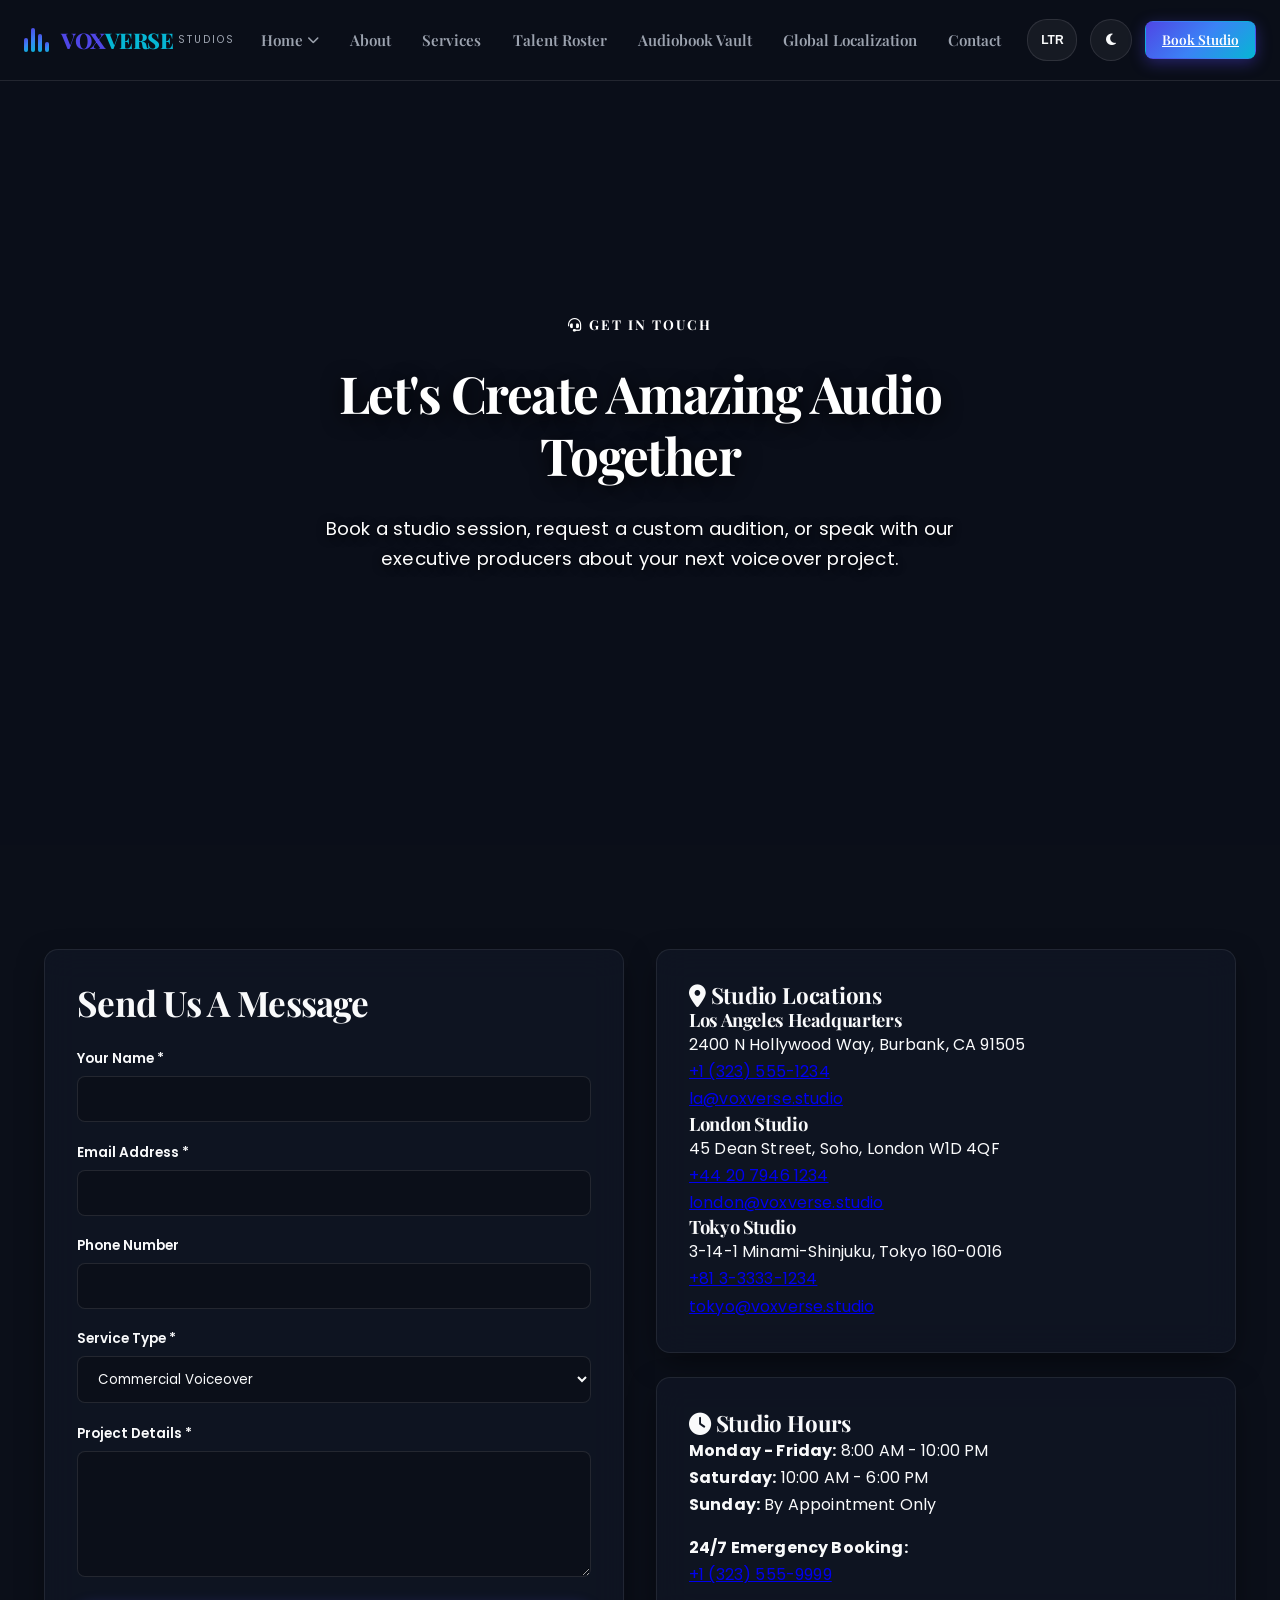
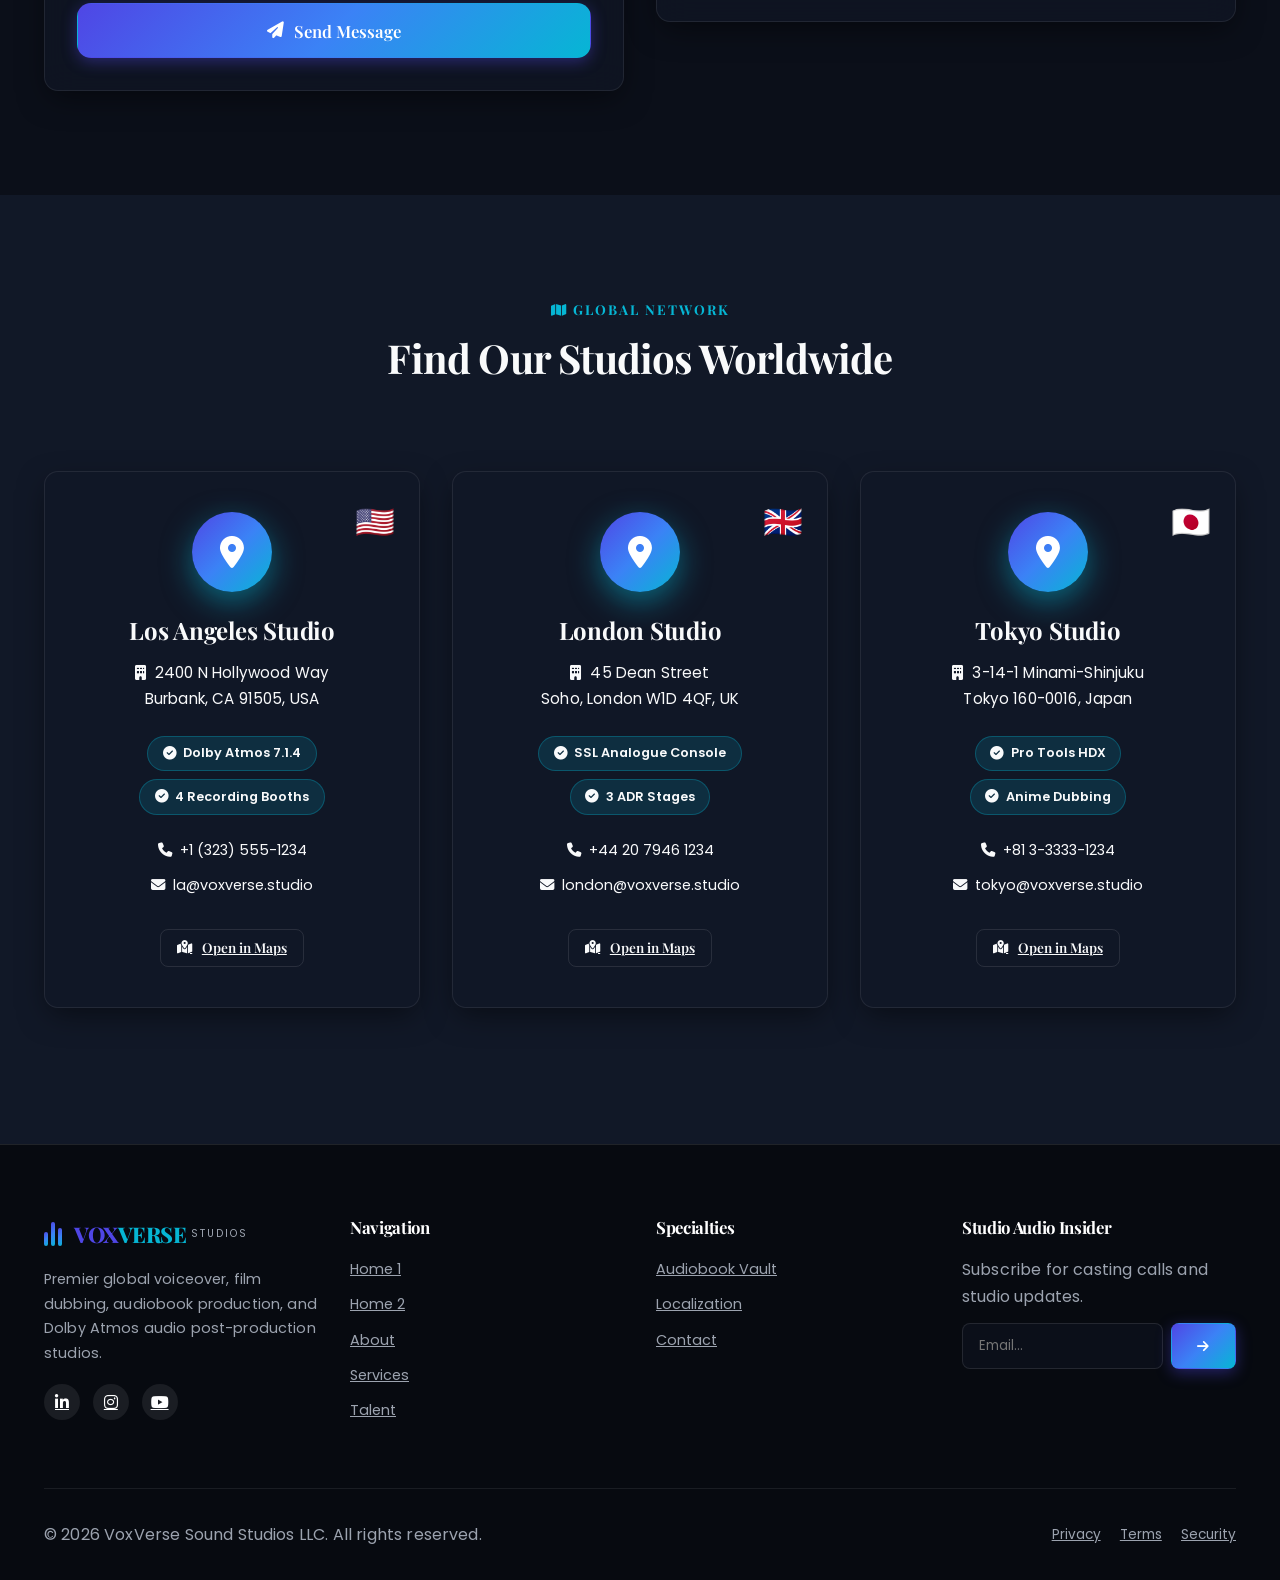
<file: contact.html>
<!DOCTYPE html>
<html lang="en" data-theme="dark" dir="ltr">
<head>
  <meta charset="UTF-8">
  <meta name="viewport" content="width=device-width, initial-scale=1.0">
  <title>Contact VoxVerse Studio - Book Studio Session</title>
  <meta name="description" content="Get in touch with VoxVerse Studio for voiceover, dubbing, and audio production services.">
  
  <!-- Professional Typography Fonts -->
  <link rel="preconnect" href="https://fonts.googleapis.com">
  <link rel="preconnect" href="https://fonts.gstatic.com" crossorigin>
  <link href="https://fonts.googleapis.com/css2?family=Poppins:wght@300;400;500;600;700;800&family=Playfair+Display:wght@400;600;700;800&family=Inter:wght@300;400;500;600&display=swap" rel="stylesheet">
  
  <!-- FontAwesome / Feather Icons CDN -->
  <link rel="stylesheet" href="https://cdnjs.cloudflare.com/ajax/libs/font-awesome/6.4.0/css/all.min.css">
  
  <!-- SVG Favicon -->
  <link rel="icon" type="image/svg+xml" href="data:image/svg+xml,<svg xmlns='http://www.w3.org/2000/svg' viewBox='0 0 100 100'><defs><linearGradient id='g' x1='0%' y1='0%' x2='100%' y2='100%'><stop offset='0%' stop-color='%234F46E5'/><stop offset='100%' stop-color='%2306B6D4'/></linearGradient></defs><rect width='100' height='100' rx='22' fill='%230B0F19'/><rect x='2' y='2' width='96' height='96' rx='20' fill='none' stroke='url(%23g)' stroke-width='4'/><rect x='25' y='40' width='10' height='20' rx='5' fill='%234F46E5'/><rect x='45' y='25' width='10' height='50' rx='5' fill='%2306B6D4'/><rect x='65' y='35' width='10' height='30' rx='5' fill='%233B82F6'/></svg>">
  
  <link rel="stylesheet" href="styles.css">
</head>
<body>

  <!-- GLOBAL HEADER -->
  <header class="site-header" id="siteHeader">
    <div class="header-container">
      
      <!-- LOGO -->
      <a href="index.html" class="brand-logo">
        <div class="logo-icon">
          <span class="bar bar1"></span>
          <span class="bar bar2"></span>
          <span class="bar bar3"></span>
          <span class="bar bar4"></span>
        </div>
        <div class="logo-text">
          <span class="brand-name">VOX<span class="accent-text">VERSE</span></span>
          <span class="brand-tagline">STUDIOS</span>
        </div>
      </a>

      <!-- CENTER NAVIGATION -->
      <nav class="main-nav" id="mainNav">
        <ul class="nav-list">
          
          <!-- HOME DROPDOWN -->
          <li class="nav-item dropdown-item">
            <a href="#" class="nav-link dropdown-toggle">
              <span class="nav-text">Home</span>
              <i class="fa-solid fa-chevron-down drop-icon"></i>
            </a>
            <ul class="dropdown-menu">
              <li>
                <a href="index.html" class="dropdown-link">
                  <div class="drop-link-title"><i class="fa-solid fa-microphone-lines"></i> Home 1</div>
                  <div class="drop-link-sub">Commercial & Brand Voiceover</div>
                </a>
              </li>
              <li>
                <a href="home2.html" class="dropdown-link">
                  <div class="drop-link-title"><i class="fa-solid fa-film"></i> Home 2</div>
                  <div class="drop-link-sub">Dubbing & Movie Localization</div>
                </a>
              </li>
            </ul>
          </li>

          <li class="nav-item">
            <a href="about.html" class="nav-link">
              <span class="nav-text">About</span>
            </a>
          </li>

          <li class="nav-item">
            <a href="services.html" class="nav-link">
              <span class="nav-text">Services</span>
            </a>
          </li>

          <li class="nav-item">
            <a href="talent.html" class="nav-link">
              <span class="nav-text">Talent Roster</span>
            </a>
          </li>

          <li class="nav-item">
            <a href="audiobook.html" class="nav-link">
              <span class="nav-text">Audiobook Vault</span>
            </a>
          </li>

          <li class="nav-item">
            <a href="localization.html" class="nav-link">
              <span class="nav-text">Global Localization</span>
            </a>
          </li>

          <li class="nav-item active">
            <a href="contact.html" class="nav-link">
              <span class="nav-text">Contact</span>
            </a>
          </li>

          <!-- HEADER UTILITIES (INSIDE MOBILE HAMBURGER MENU) -->
          <li class="nav-item nav-utility-item">
            <div class="mobile-utils-row">
              <button class="icon-btn dir-toggle" id="dirToggle" title="Toggle Page Direction">
                <span class="dir-badge LTR-label">LTR</span>
                <span class="dir-badge RTL-label">RTL</span>
              </button>
              <button class="icon-btn theme-toggle" id="themeToggle" title="Toggle Theme">
                <i class="fa-solid fa-moon dark-icon"></i>
                <i class="fa-solid fa-sun light-icon"></i>
              </button>
            </div>
          </li>

          <li class="nav-item nav-utility-item mt-2">
            <a href="contact.html" class="btn btn-primary btn-block header-cta">Book Studio</a>
          </li>

        </ul>
      </nav>

      <!-- RIGHT UTILITIES -->
      <div class="header-actions">
        <button class="icon-btn dir-toggle desktop-only-btn" id="dirToggle">
          <span class="dir-badge LTR-label">LTR</span>
          <span class="dir-badge RTL-label">RTL</span>
        </button>
        <button class="icon-btn theme-toggle desktop-only-btn" id="themeToggle">
          <i class="fa-solid fa-moon dark-icon"></i>
          <i class="fa-solid fa-sun light-icon"></i>
        </button>
        <a href="contact.html" class="btn btn-primary btn-sm header-cta desktop-only-btn">Book Studio</a>
        <button class="mobile-nav-toggle" id="mobileMenuBtn">
          <i class="fa-solid fa-bars"></i>
        </button>
      </div>

    </div>
  </header>

  <!-- MAIN PAGE CONTAINER -->
  <main class="page-content">

      <!-- Section 1: Contact Hero -->
      <section class="section hero-section hero-contact">
        <div class="hero-bg-overlay"></div>
        <div class="container hero-container hero-centered">
          <div class="hero-content">
            <span class="sub-heading"><i class="fa-solid fa-headset"></i> Get In Touch</span>
            <h1 class="hero-title">Let's Create <span class="white-text">Amazing Audio</span> Together</h1>
            <p class="hero-subtitle">Book a studio session, request a custom audition, or speak with our executive producers about your next voiceover project.</p>
          </div>
        </div>
      </section>

      <!-- Section 2: Contact Form & Info -->
      <section class="section contact-section">
        <div class="container">
          <div class="grid grid-2">
            
            <!-- Contact Form -->
            <div class="glass-panel p-5">
              <h2 class="mb-4">Send Us A Message</h2>
              <form onsubmit="event.preventDefault(); alert('Thank you for your inquiry! We will contact you within 24 hours.');">
                <div class="form-group">
                  <label>Your Name *</label>
                  <input type="text" class="form-control" required>
                </div>
                <div class="form-group">
                  <label>Email Address *</label>
                  <input type="email" class="form-control" required>
                </div>
                <div class="form-group">
                  <label>Phone Number</label>
                  <input type="tel" class="form-control">
                </div>
                <div class="form-group">
                  <label>Service Type *</label>
                  <select class="form-control" required>
                    <option>Commercial Voiceover</option>
                    <option>Film & TV Dubbing</option>
                    <option>Audiobook Production</option>
                    <option>Audio Post-Production</option>
                    <option>Talent Casting</option>
                  </select>
                </div>
                <div class="form-group">
                  <label>Project Details *</label>
                  <textarea class="form-control" rows="5" required></textarea>
                </div>
                <button type="submit" class="btn btn-primary btn-block btn-lg">
                  <i class="fa-solid fa-paper-plane"></i> Send Message
                </button>
              </form>
            </div>

            <!-- Contact Info -->
            <div>
              <div class="glass-panel p-4 mb-4">
                <h3><i class="fa-solid fa-location-dot"></i> Studio Locations</h3>
                <div class="contact-info-list">
                  <div class="contact-info-item">
                    <h4>Los Angeles Headquarters</h4>
                    <p>2400 N Hollywood Way, Burbank, CA 91505<br>
                    <a href="tel:+13235551234">+1 (323) 555-1234</a><br>
                    <a href="mailto:la@voxverse.studio">la@voxverse.studio</a></p>
                  </div>
                  <div class="contact-info-item">
                    <h4>London Studio</h4>
                    <p>45 Dean Street, Soho, London W1D 4QF<br>
                    <a href="tel:+442079461234">+44 20 7946 1234</a><br>
                    <a href="mailto:london@voxverse.studio">london@voxverse.studio</a></p>
                  </div>
                  <div class="contact-info-item">
                    <h4>Tokyo Studio</h4>
                    <p>3-14-1 Minami-Shinjuku, Tokyo 160-0016<br>
                    <a href="tel:+81333331234">+81 3-3333-1234</a><br>
                    <a href="mailto:tokyo@voxverse.studio">tokyo@voxverse.studio</a></p>
                  </div>
                </div>
              </div>

              <div class="glass-panel p-4">
                <h3><i class="fa-solid fa-clock"></i> Studio Hours</h3>
                <p><strong>Monday - Friday:</strong> 8:00 AM - 10:00 PM<br>
                <strong>Saturday:</strong> 10:00 AM - 6:00 PM<br>
                <strong>Sunday:</strong> By Appointment Only</p>
                <p class="mt-3"><strong>24/7 Emergency Booking:</strong><br>
                <a href="tel:+13235559999">+1 (323) 555-9999</a></p>
              </div>
            </div>

          </div>
        </div>
      </section>

      <!-- Section 3: Studio Locations Visual -->
      <section class="section map-section bg-alt">
        <div class="container">
          <div class="section-header text-center">
            <span class="sub-heading"><i class="fa-solid fa-map"></i> Global Network</span>
            <h2>Find Our Studios Worldwide</h2>
          </div>
          
          <div class="studio-locations-visual">
            <div class="world-map-illustration">
              <div class="grid grid-3 studio-cards-grid">
                
                <!-- Los Angeles -->
                <div class="location-card glass-panel">
                  <div class="location-icon">
                    <i class="fa-solid fa-location-dot"></i>
                  </div>
                  <div class="location-flag">🇺🇸</div>
                  <h3>Los Angeles Studio</h3>
                  <p class="location-address">
                    <i class="fa-solid fa-building"></i> 2400 N Hollywood Way<br>
                    Burbank, CA 91505, USA
                  </p>
                  <div class="location-features">
                    <span class="feature-tag"><i class="fa-solid fa-circle-check"></i> Dolby Atmos 7.1.4</span>
                    <span class="feature-tag"><i class="fa-solid fa-circle-check"></i> 4 Recording Booths</span>
                  </div>
                  <div class="location-contact">
                    <a href="tel:+13235551234"><i class="fa-solid fa-phone"></i> +1 (323) 555-1234</a>
                    <a href="mailto:la@voxverse.studio"><i class="fa-solid fa-envelope"></i> la@voxverse.studio</a>
                  </div>
                  <a href="https://www.google.com/maps/search/?api=1&query=34.1808,-118.3089" target="_blank" class="btn btn-sm btn-outline mt-3">
                    <i class="fa-solid fa-map-location-dot"></i> Open in Maps
                  </a>
                </div>

                <!-- London -->
                <div class="location-card glass-panel">
                  <div class="location-icon">
                    <i class="fa-solid fa-location-dot"></i>
                  </div>
                  <div class="location-flag">🇬🇧</div>
                  <h3>London Studio</h3>
                  <p class="location-address">
                    <i class="fa-solid fa-building"></i> 45 Dean Street<br>
                    Soho, London W1D 4QF, UK
                  </p>
                  <div class="location-features">
                    <span class="feature-tag"><i class="fa-solid fa-circle-check"></i> SSL Analogue Console</span>
                    <span class="feature-tag"><i class="fa-solid fa-circle-check"></i> 3 ADR Stages</span>
                  </div>
                  <div class="location-contact">
                    <a href="tel:+442079461234"><i class="fa-solid fa-phone"></i> +44 20 7946 1234</a>
                    <a href="mailto:london@voxverse.studio"><i class="fa-solid fa-envelope"></i> london@voxverse.studio</a>
                  </div>
                  <a href="https://www.google.com/maps/search/?api=1&query=51.5138,-0.1313" target="_blank" class="btn btn-sm btn-outline mt-3">
                    <i class="fa-solid fa-map-location-dot"></i> Open in Maps
                  </a>
                </div>

                <!-- Tokyo -->
                <div class="location-card glass-panel">
                  <div class="location-icon">
                    <i class="fa-solid fa-location-dot"></i>
                  </div>
                  <div class="location-flag">🇯🇵</div>
                  <h3>Tokyo Studio</h3>
                  <p class="location-address">
                    <i class="fa-solid fa-building"></i> 3-14-1 Minami-Shinjuku<br>
                    Tokyo 160-0016, Japan
                  </p>
                  <div class="location-features">
                    <span class="feature-tag"><i class="fa-solid fa-circle-check"></i> Pro Tools HDX</span>
                    <span class="feature-tag"><i class="fa-solid fa-circle-check"></i> Anime Dubbing</span>
                  </div>
                  <div class="location-contact">
                    <a href="tel:+81333331234"><i class="fa-solid fa-phone"></i> +81 3-3333-1234</a>
                    <a href="mailto:tokyo@voxverse.studio"><i class="fa-solid fa-envelope"></i> tokyo@voxverse.studio</a>
                  </div>
                  <a href="https://www.google.com/maps/search/?api=1&query=35.6938,139.7034" target="_blank" class="btn btn-sm btn-outline mt-3">
                    <i class="fa-solid fa-map-location-dot"></i> Open in Maps
                  </a>
                </div>

              </div>
            </div>
          </div>
        </div>
      </section>

  </main>

  <!-- FOOTER -->
  <footer class="site-footer">
    <div class="container">
      <div class="footer-top grid grid-4">
        <div class="footer-brand">
          <a href="index.html" class="brand-logo mb-3">
            <div class="logo-icon">
              <span class="bar bar1"></span>
              <span class="bar bar2"></span>
              <span class="bar bar3"></span>
            </div>
            <div class="logo-text">
              <span class="brand-name">VOX<span class="accent-text">VERSE</span></span>
              <span class="brand-tagline">STUDIOS</span>
            </div>
          </a>
          <p>Premier global voiceover, film dubbing, audiobook production, and Dolby Atmos audio post-production studios.</p>
          <div class="footer-socials">
            <a href="#"><i class="fa-brands fa-linkedin-in"></i></a>
            <a href="#"><i class="fa-brands fa-instagram"></i></a>
            <a href="#"><i class="fa-brands fa-youtube"></i></a>
          </div>
        </div>
        <div class="footer-links">
          <h4>Navigation</h4>
          <ul>
            <li><a href="index.html">Home 1</a></li>
            <li><a href="home2.html">Home 2</a></li>
            <li><a href="about.html">About</a></li>
            <li><a href="services.html">Services</a></li>
            <li><a href="talent.html">Talent</a></li>
          </ul>
        </div>
        <div class="footer-links">
          <h4>Specialties</h4>
          <ul>
            <li><a href="audiobook.html">Audiobook Vault</a></li>
            <li><a href="localization.html">Localization</a></li>
            <li><a href="contact.html">Contact</a></li>
          </ul>
        </div>
        <div class="footer-newsletter">
          <h4>Studio Audio Insider</h4>
          <p>Subscribe for casting calls and studio updates.</p>
          <form class="newsletter-form" onsubmit="event.preventDefault(); alert('Subscribed!');">
            <input type="email" class="form-control" placeholder="Email..." required>
            <button type="submit" class="btn btn-primary"><i class="fa-solid fa-arrow-right"></i></button>
          </form>
        </div>
      </div>
      <div class="footer-bottom">
        <p>&copy; 2026 VoxVerse Sound Studios LLC. All rights reserved.</p>
        <div class="legal-links">
          <a href="#">Privacy</a>
          <a href="#">Terms</a>
          <a href="#">Security</a>
        </div>
      </div>
    </div>
  </footer>

  <script src="app.js"></script>
</body>
</html>
</file>
<file: styles.css>
/* ==========================================================================
   VOXVERSE STUDIO - CORE DESIGN SYSTEM & STYLES
   Color Palette: Deep Electric Indigo (#4F46E5) & Cyber Cyan (#06B6D4)
   Aesthetics: Sleek glassmorphism, dynamic glowing audio visualizers, dark/light themes, RTL mirror support.
   ========================================================================== */

/* --------------------------------------------------------------------------
   1. CSS VARIABLES & THEME TOKENS
   -------------------------------------------------------------------------- */
:root {
  /* Dynamic Palette 2-Color Combination */
  --primary-color: #4F46E5;        /* Deep Electric Indigo */
  --primary-hover: #4338CA;
  --secondary-color: #06B6D4;      /* Cyber Cyan */
  --secondary-hover: #0891B2;
  
  --gradient-primary: linear-gradient(135deg, #4F46E5 0%, #3B82F6 50%, #06B6D4 100%);
  --gradient-alt: linear-gradient(90deg, #3B82F6 0%, #06B6D4 100%);
  --gradient-glow: radial-gradient(circle at center, rgba(6, 182, 212, 0.28) 0%, transparent 70%);

  /* Default Dark Mode Tokens */
  --bg-main: #0B0F19;
  --bg-alt: #111827;
  --bg-card: rgba(17, 24, 39, 0.75);
  --bg-header: rgba(11, 15, 25, 0.85);
  --text-main: #F9FAFB;
  --text-muted: #9CA3AF;
  --border-color: rgba(255, 255, 255, 0.1);
  --border-glow: rgba(6, 182, 212, 0.3);
  --shadow-main: 0 10px 30px -5px rgba(0, 0, 0, 0.5);
  --glass-bg: rgba(17, 24, 39, 0.65);
  --glass-border: rgba(255, 255, 255, 0.08);

  /* Shared Properties */
  --radius-sm: 8px;
  --radius-md: 14px;
  --radius-lg: 24px;
  --font-family: 'Poppins', 'Inter', -apple-system, BlinkMacSystemFont, 'Segoe UI', sans-serif;
  --heading-font: 'Playfair Display', 'Georgia', serif;
  --transition-fast: 0.2s ease;
  --transition-normal: 0.35s cubic-bezier(0.16, 1, 0.3, 1);
}

/* Light Theme Override */
[data-theme="light"] {
  --bg-main: #F8FAFC;
  --bg-alt: #EDF2F7;
  --bg-card: rgba(255, 255, 255, 0.85);
  --bg-header: rgba(248, 250, 252, 0.9);
  --text-main: #0F172A;
  --text-muted: #64748B;
  --border-color: rgba(0, 0, 0, 0.08);
  --border-glow: rgba(79, 70, 229, 0.3);
  --shadow-main: 0 10px 30px -5px rgba(15, 23, 42, 0.08);
  --glass-bg: rgba(255, 255, 255, 0.75);
  --glass-border: rgba(0, 0, 0, 0.06);
}

/* --------------------------------------------------------------------------
   2. RESET & GENERAL BASE STYLES
   -------------------------------------------------------------------------- */
* {
  margin: 0;
  padding: 0;
  box-sizing: border-box;
}

html {
  scroll-behavior: smooth;
  font-size: 16px;
}

body {
  font-family: var(--font-family);
  background-color: var(--bg-main);
  color: var(--text-main);
  line-height: 1.6;
  overflow-x: hidden;
  transition: background-color var(--transition-normal), color var(--transition-normal);
}

/* RTL Layout Fixes */
[dir="rtl"] {
  direction: rtl;
  text-align: right;
}

/* Typography Defaults */
h1, h2, h3, h4, h5, h6 {
  font-family: var(--heading-font);
  font-weight: 700;
  line-height: 1.2;
  color: var(--text-main);
  letter-spacing: -0.02em;
}

h1 { font-size: 3.2rem; letter-spacing: -0.03em; }
h2 { font-size: 2.2rem; letter-spacing: -0.02em; }
h3 { font-size: 1.4rem; letter-spacing: -0.01em; }
h4 { font-size: 1.15rem; }

p {
  font-size: 1rem;
  line-height: 1.7;
  letter-spacing: 0.01em;
}
  color: var(--text-muted);
  margin-bottom: 1rem;
}

a {
  color: var(--secondary-color);
  text-decoration: none;
  transition: color var(--transition-fast);
}

a:hover {
  color: var(--primary-color);
}

ul {
  list-style: none;
}

/* Layout Containers */
.container {
  max-width: 1240px;
  margin: 0 auto;
  padding: 0 1.5rem;
}

.section {
  padding: 5.5rem 0;
  position: relative;
}

.bg-alt {
  background-color: var(--bg-alt);
}

.grid {
  display: grid;
  gap: 2rem;
}

.grid-2 { grid-template-columns: repeat(2, 1fr); }
.grid-3 { grid-template-columns: repeat(3, 1fr); }
.grid-4 { grid-template-columns: repeat(4, 1fr); }

.align-center { align-items: center; }
.text-center { text-align: center; }
.text-left { text-align: left; }
[dir="rtl"] .text-left { text-align: right; }

.mb-2 { margin-bottom: 0.5rem; }
.mb-3 { margin-bottom: 1rem; }
.mb-4 { margin-bottom: 1.5rem; }
.mb-5 { margin-bottom: 2.5rem; }
.mt-2 { margin-top: 0.5rem; }
.mt-3 { margin-top: 1rem; }
.mt-4 { margin-top: 1.5rem; }
.mt-5 { margin-top: 2.5rem; }
.p-4 { padding: 1.5rem; }
.p-5 { padding: 2rem; }

/* --------------------------------------------------------------------------
   3. COMPONENTS & UTILITIES
   -------------------------------------------------------------------------- */
/* Glassmorphism Panel */
.glass-panel {
  background: var(--glass-bg);
  backdrop-filter: blur(16px);
  -webkit-backdrop-filter: blur(16px);
  border: 1px solid var(--glass-border);
  border-radius: var(--radius-md);
  box-shadow: var(--shadow-main);
  padding: 2rem;
  transition: transform var(--transition-normal), border-color var(--transition-normal), box-shadow var(--transition-normal);
}

.glass-panel:hover {
  border-color: var(--border-glow);
  box-shadow: 0 12px 35px -5px rgba(6, 182, 212, 0.2);
}

/* Buttons */
.btn {
  display: inline-flex;
  align-items: center;
  justify-content: center;
  gap: 0.6rem;
  font-family: var(--heading-font);
  font-weight: 600;
  padding: 0.75rem 1.6rem;
  border-radius: var(--radius-sm);
  border: 1px solid transparent;
  cursor: pointer;
  transition: all var(--transition-fast);
  white-space: nowrap;
}

.btn-primary {
  background: var(--gradient-primary);
  color: #FFF;
  box-shadow: 0 4px 15px rgba(79, 70, 229, 0.4);
}

.btn-primary:hover {
  transform: translateY(-2px);
  box-shadow: 0 8px 25px rgba(6, 182, 212, 0.5);
  color: #FFF;
}

.btn-secondary {
  background: var(--gradient-alt);
  color: #FFF;
  box-shadow: 0 4px 15px rgba(6, 182, 212, 0.3);
}

.btn-secondary:hover {
  transform: translateY(-2px);
  box-shadow: 0 8px 25px rgba(59, 130, 246, 0.5);
  color: #FFF;
}

.btn-outline {
  background: transparent;
  border-color: var(--border-color);
  color: var(--text-main);
}

.btn-outline:hover {
  border-color: var(--secondary-color);
  color: var(--secondary-color);
  background: rgba(6, 182, 212, 0.05);
}

.btn-lg {
  padding: 0.95rem 2.2rem;
  font-size: 1.05rem;
  border-radius: var(--radius-md);
}

.btn-sm {
  padding: 0.45rem 1rem;
  font-size: 0.85rem;
}

.btn-block {
  width: 100%;
}

/* Badges & Chips */
.badge-pill {
  display: inline-flex;
  align-items: center;
  gap: 0.5rem;
  padding: 0.4rem 1rem;
  border-radius: 50px;
  font-size: 0.85rem;
  font-weight: 600;
  background: rgba(79, 70, 229, 0.15);
  border: 1px solid rgba(79, 70, 229, 0.3);
  color: var(--secondary-color);
}

.gold-badge {
  background: rgba(245, 158, 11, 0.15);
  border-color: rgba(245, 158, 11, 0.4);
  color: #F59E0B;
}

.pulse-dot, .red-dot {
  width: 8px;
  height: 8px;
  border-radius: 50%;
  background-color: var(--secondary-color);
  box-shadow: 0 0 10px var(--secondary-color);
  animation: pulse-glow 1.8s infinite;
}

.red-dot {
  background-color: #EF4444;
  box-shadow: 0 0 10px #EF4444;
}

@keyframes pulse-glow {
  0% { transform: scale(0.95); opacity: 0.7; }
  50% { transform: scale(1.3); opacity: 1; }
  100% { transform: scale(0.95); opacity: 0.7; }
}

.sub-heading {
  font-family: var(--heading-font);
  font-size: 0.85rem;
  font-weight: 700;
  text-transform: uppercase;
  letter-spacing: 2px;
  color: var(--secondary-color);
  display: block;
  margin-bottom: 0.5rem;
}

.gradient-text {
  background: linear-gradient(135deg, #4F46E5 0%, #3B82F6 50%, #06B6D4 100%);
  -webkit-background-clip: text;
  -webkit-text-fill-color: transparent;
  display: inline-block;
  font-weight: 800;
}

.gradient-text-alt {
  background: linear-gradient(90deg, #3B82F6 0%, #06B6D4 100%);
  -webkit-background-clip: text;
  -webkit-text-fill-color: transparent;
  display: inline-block;
  font-weight: 800;
}

.white-text {
  color: #FFFFFF !important;
}

/* --------------------------------------------------------------------------
   4. COMMON HEADER & NAVIGATION (With Underline Indicator & Dropdown)
   -------------------------------------------------------------------------- */
.site-header {
  position: fixed;
  top: 0;
  left: 0;
  width: 100%;
  z-index: 1000;
  background: var(--bg-header);
  backdrop-filter: blur(20px);
  -webkit-backdrop-filter: blur(20px);
  border-bottom: 1px solid var(--border-color);
  transition: all var(--transition-normal);
}

.header-container {
  display: flex;
  align-items: center;
  justify-content: space-between;
  height: 80px;
  max-width: 1280px;
  margin: 0 auto;
  padding: 0 1.5rem;
}

/* Brand Logo */
.brand-logo {
  display: flex;
  align-items: center;
  gap: 0.75rem;
  color: var(--text-main);
  text-decoration: none;
}

.brand-logo:hover {
  text-decoration: none;
}

.logo-icon {
  display: flex;
  align-items: flex-end;
  gap: 3px;
  height: 24px;
}

.logo-icon .bar {
  width: 4px;
  background: var(--gradient-primary);
  border-radius: 4px;
  animation: waveBar 1.2s infinite ease-in-out alternate;
}

.logo-icon .bar1 { height: 60%; animation-delay: 0.1s; }
.logo-icon .bar2 { height: 100%; animation-delay: 0.3s; }
.logo-icon .bar3 { height: 75%; animation-delay: 0.2s; }
.logo-icon .bar4 { height: 40%; animation-delay: 0.4s; }

@keyframes waveBar {
  0% { height: 30%; }
  100% { height: 100%; }
}

.logo-text {
  display: flex;
  align-items: center;
  gap: 0.3rem;
}

.brand-name {
  font-family: var(--heading-font);
  font-weight: 800;
  font-size: 1.35rem;
  letter-spacing: -0.5px;
  color: var(--primary-color) !important;
  white-space: nowrap;
}

.brand-logo:hover .brand-name,
.brand-logo:focus .brand-name {
  color: var(--primary-color) !important;
  text-decoration: none;
}

.accent-text {
  color: var(--secondary-color);
}

.brand-tagline {
  font-size: 0.65rem;
  letter-spacing: 2px;
  color: var(--text-muted);
  text-transform: uppercase;
}

/* Main Nav List - Compact Spaced Alignment */
.main-nav {
  flex: 1;
  display: flex;
  justify-content: center;
  margin: 0 0.5rem;
}

.main-nav .nav-list {
  display: flex;
  align-items: center;
  justify-content: center;
  width: auto;
  gap: 0.35rem;
}

.nav-item {
  position: relative;
  white-space: nowrap;
}

.nav-utility-item {
  display: none;
}

.nav-link {
  display: inline-flex;
  align-items: center;
  gap: 0.25rem;
  font-family: var(--heading-font);
  font-weight: 600;
  font-size: 0.95rem;
  color: var(--text-muted);
  padding: 0.4rem 0.8rem;
  transition: all var(--transition-fast);
  position: relative;
  white-space: nowrap;
  text-decoration: none;
  border-radius: var(--radius-sm);
}

.nav-text {
  white-space: nowrap;
}

.nav-link:hover {
  color: var(--text-main);
  text-decoration: none;
  background: rgba(6, 182, 212, 0.1);
  transform: translateY(-1px);
}

/* Active page indication with background highlight */
.nav-link::after {
  display: none;
}

.nav-item.active .nav-link {
  color: var(--secondary-color);
  background: rgba(6, 182, 212, 0.15);
  font-weight: 700;
}

.nav-item.active .nav-link::after {
  display: none;
}

/* Dropdown Menu styling */
.dropdown-item {
  position: relative;
}

.drop-icon {
  font-size: 0.75rem;
  transition: transform var(--transition-fast);
}

.dropdown-item:hover .drop-icon {
  transform: rotate(180deg);
}

.dropdown-menu {
  position: absolute;
  top: 100%;
  left: 0;
  min-width: 260px;
  background: var(--bg-alt);
  border: 1px solid var(--border-glow);
  border-radius: var(--radius-md);
  box-shadow: 0 15px 35px rgba(0,0,0,0.4);
  padding: 0.6rem;
  opacity: 0;
  visibility: hidden;
  transform: translateY(10px);
  transition: all var(--transition-fast);
  z-index: 1001;
}

[dir="rtl"] .dropdown-menu {
  left: auto;
  right: 0;
}

.dropdown-item:hover .dropdown-menu {
  opacity: 1;
  visibility: visible;
  transform: translateY(0);
}

.dropdown-link {
  display: block;
  padding: 0.75rem 1rem;
  border-radius: var(--radius-sm);
  transition: background var(--transition-fast);
}

.dropdown-link:hover {
  background: rgba(6, 182, 212, 0.1);
}

.drop-link-title {
  font-family: var(--heading-font);
  font-weight: 700;
  font-size: 0.95rem;
  color: var(--text-main);
  display: flex;
  align-items: center;
  gap: 0.5rem;
}

.drop-link-sub {
  font-size: 0.78rem;
  color: var(--text-muted);
}

/* Header Utilities (Theme & RTL inside Hamburger Menu) */
.header-actions {
  display: flex;
  align-items: center;
  gap: 0.8rem;
}

.mobile-utils-row {
  display: flex;
  align-items: center;
  gap: 0.8rem;
  padding-top: 0.5rem;
}

.nav-utility-item {
  width: 100%;
}

.icon-btn {
  background: rgba(255, 255, 255, 0.05);
  border: 1px solid var(--border-color);
  color: var(--text-main);
  width: 42px;
  height: 42px;
  border-radius: 50%;
  display: inline-flex;
  align-items: center;
  justify-content: center;
  cursor: pointer;
  transition: all var(--transition-fast);
}

.icon-btn:hover {
  background: rgba(6, 182, 212, 0.15);
  border-color: var(--secondary-color);
  color: var(--secondary-color);
}

.dir-toggle {
  width: auto;
  padding: 0 0.8rem;
  border-radius: 20px;
  font-weight: 700;
  font-size: 0.75rem;
}

.dir-badge {
  display: none;
}

[dir="ltr"] .LTR-label { display: inline; }
[dir="rtl"] .RTL-label { display: inline; }

/* Theme Icons */
[data-theme="dark"] .light-icon { display: none; }
[data-theme="dark"] .dark-icon { display: inline-block; }
[data-theme="light"] .dark-icon { display: none; }
[data-theme="light"] .light-icon { display: inline-block; }

.mobile-nav-toggle {
  display: none;
  background: transparent;
  border: none;
  color: var(--text-main);
  font-size: 1.4rem;
  cursor: pointer;
}

/* --------------------------------------------------------------------------
   5. PAGE VIEWS & HERO SECTIONS (Contextual Background Images)
   -------------------------------------------------------------------------- */
.page-content {
  margin-top: 80px;
  min-height: calc(100vh - 80px);
}

.page-view {
  display: none !important;
  animation: fadeInView 0.4s ease forwards;
}

.page-view.active {
  display: block !important;
}

@keyframes fadeInView {
  from { opacity: 0; transform: translateY(8px); }
  to { opacity: 1; transform: translateY(0); }
}

/* Base Hero Setup (Permanently Dark Ambient Soundstage Aesthetic across all themes) */
.hero-section {
  position: relative;
  min-height: 85vh;
  display: flex;
  align-items: center;
  padding: 6rem 0;
  background-size: cover;
  background-position: center;
  overflow: hidden;
  color: #FFFFFF !important;
}

.hero-section h1, 
.hero-section h2, 
.hero-section h3, 
.hero-section h4, 
.hero-section p, 
.hero-section span,
.hero-section div,
.hero-section .hero-title,
.hero-section .hero-subtitle,
.hero-section .sub-heading,
.hero-section .gradient-text,
.hero-section .gradient-text-alt,
.hero-section .white-text,
.hero-section .stat-label,
.hero-section .stat-number,
.hero-section .sample-title,
.hero-section .sample-timer,
.hero-section .artist-info h4,
.hero-section .artist-info p {
  color: #FFFFFF !important;
  -webkit-text-fill-color: #FFFFFF !important;
}

.hero-section .gradient-text,
.hero-section .gradient-text-alt {
  background: none !important;
  -webkit-background-clip: unset !important;
}

/* Force hero glass panels and cards to permanent dark glassmorphism */
.hero-section .glass-panel,
[data-theme="light"] .hero-section .glass-panel {
  background: rgba(17, 24, 39, 0.75) !important;
  border-color: rgba(255, 255, 255, 0.12) !important;
  box-shadow: 0 10px 30px -5px rgba(0, 0, 0, 0.6) !important;
}

/* Force hero outline buttons ("Request 1-Hour Audition") to dark mode styling */
.hero-section .btn-outline,
[data-theme="light"] .hero-section .btn-outline {
  background: rgba(255, 255, 255, 0.06) !important;
  border-color: rgba(255, 255, 255, 0.25) !important;
  color: #F9FAFB !important;
}

.hero-section .btn-outline:hover,
[data-theme="light"] .hero-section .btn-outline:hover {
  border-color: var(--secondary-color) !important;
  color: var(--secondary-color) !important;
  background: rgba(6, 182, 212, 0.15) !important;
}

.hero-bg-overlay {
  position: absolute;
  top: 0;
  left: 0;
  width: 100%;
  height: 100%;
  background: rgba(11, 15, 25, 0.45) !important; /* Fixed dark studio vignette backdrop */
  z-index: 1;
}

[data-theme="light"] .hero-bg-overlay {
  background: rgba(11, 15, 25, 0.45) !important;
}

.hero-container {
  position: relative;
  z-index: 2;
  display: grid;
  grid-template-columns: 1.1fr 0.9fr;
  gap: 3rem;
  align-items: center;
}

/* Center-aligned hero for inner pages (no visual column) */
.hero-container:has(.hero-content:only-child),
.hero-centered {
  grid-template-columns: 1fr !important;
  justify-items: center !important;
  text-align: center !important;
  max-width: 820px !important;
  margin: 0 auto !important;
}

.hero-container:has(.hero-content:only-child) .hero-content,
.hero-centered .hero-content {
  align-items: center !important;
  display: flex !important;
  flex-direction: column !important;
}

.hero-container:has(.hero-content:only-child) .hero-subtitle,
.hero-centered .hero-subtitle {
  margin-left: auto !important;
  margin-right: auto !important;
}

/* Contextual Hero Images (High-Resolution Studio Backgrounds) */
.hero-home1 { 
  background-image: url('https://images.unsplash.com/photo-1598488035139-bdbb2231ce04?auto=format&fit=crop&w=1920&q=85'); 
}
.hero-home2 { 
  background-image: url('https://images.unsplash.com/photo-1576633587382-13ddf37b1fc1?auto=format&fit=crop&w=1920&q=85'); 
}
.hero-about { 
  background-image: url('https://images.unsplash.com/photo-1590602847861-f357a9332bbc?auto=format&fit=crop&w=1920&q=85'); 
}
.hero-portfolio { 
  background-image: url('https://images.unsplash.com/photo-1511379938547-c1f69419868d?auto=format&fit=crop&w=1920&q=85'); 
}
.hero-services { 
  background-image: url('https://encrypted-tbn0.gstatic.com/images?q=tbn:ANd9GcR3-gSkld4aWy1OrL1gJ33t4B9YiH24M-GSvP5R3lIcgKrxpM4vP_Z_lnjN&s=10'); 
}
.hero-talent { 
  background-image: url('https://images.unsplash.com/photo-1516280440614-37939bbacd81?auto=format&fit=crop&w=1920&q=85'); 
}
.hero-audiobook { 
  background-image: url('https://images.unsplash.com/photo-1589998059171-988d887df646?auto=format&fit=crop&w=1920&q=85'); 
}
.hero-loc { 
  background-image: linear-gradient(rgba(11, 15, 25, 0.6), rgba(11, 15, 25, 0.5)), 
                    url('https://images5.alphacoders.com/353/thumb-1920-353018.jpg'); 
}
.hero-contact { 
  background-image: url('https://images.unsplash.com/photo-1553775927-d5a0e7a6e5d5?auto=format&fit=crop&w=1920&q=85'); 
}

/* Redesigned Home 2 Hero Styling */
.h-feat-item {
  font-size: 0.9rem;
  font-weight: 600;
  display: flex;
  align-items: center;
  gap: 0.5rem;
}

.text-accent {
  color: var(--secondary-color);
}

.dubbing-hero-card {
  padding: 1.2rem;
}

.card-top-tag {
  display: flex;
  justify-content: space-between;
  align-items: center;
  font-size: 0.75rem;
  font-weight: 700;
  margin-bottom: 0.8rem;
  color: var(--secondary-color);
}

.cinema-preview-box {
  position: relative;
  border-radius: var(--radius-sm);
  overflow: hidden;
  height: 240px;
}

.cinema-img {
  width: 100%;
  height: 100%;
  object-fit: cover;
}

.cinema-overlay {
  position: absolute;
  top: 0;
  left: 0;
  width: 100%;
  height: 100%;
  background: rgba(0, 0, 0, 0.45);
  display: flex;
  flex-direction: column;
  justify-content: space-between;
  padding: 1rem;
  align-items: center;
}

.tc-stamp {
  align-self: flex-end;
  background: rgba(0, 0, 0, 0.8);
  color: #10B981;
  font-family: monospace;
  padding: 0.2rem 0.6rem;
  border-radius: 4px;
  font-size: 0.8rem;
}

.play-cinema-btn {
  background: var(--gradient-primary);
  color: #FFF;
  border: none;
  padding: 0.7rem 1.4rem;
  border-radius: 30px;
  font-weight: 700;
  font-size: 0.9rem;
  cursor: pointer;
  display: inline-flex;
  align-items: center;
  gap: 0.5rem;
  box-shadow: 0 0 20px rgba(6, 182, 212, 0.5);
  transition: transform var(--transition-fast);
}

.play-cinema-btn:hover {
  transform: scale(1.06);
}

.stem-selector-row {
  display: flex;
  flex-direction: column;
  gap: 0.5rem;
  font-size: 0.82rem;
}

.stem-label {
  font-weight: 700;
  color: var(--text-muted);
}

.stem-buttons {
  display: flex;
  gap: 0.5rem;
}

.stem-btn {
  flex: 1;
  background: rgba(255, 255, 255, 0.06);
  border: 1px solid var(--border-color);
  color: var(--text-main);
  padding: 0.4rem 0.6rem;
  border-radius: 6px;
  font-size: 0.78rem;
  font-weight: 600;
  cursor: pointer;
  transition: all var(--transition-fast);
}

.stem-btn.active, .stem-btn:hover {
  background: var(--secondary-color);
  color: #000;
  border-color: var(--secondary-color);
}

.hero-title {
  margin: 1.2rem 0;
  line-height: 1.15;
  text-shadow: 0 4px 20px rgba(0, 0, 0, 0.9);
}

.hero-subtitle {
  font-size: 1.15rem;
  margin-bottom: 2rem;
  max-width: 90%;
  text-shadow: 0 2px 10px rgba(0, 0, 0, 0.9);
  color: #F3F4F6;
}

.hero-cta-group {
  display: flex;
  gap: 1rem;
  margin-bottom: 2.5rem;
}

.hero-stats-row {
  display: flex;
  gap: 2.5rem;
  border-top: 1px solid var(--border-color);
  padding-top: 1.5rem;
}

.stat-number {
  font-family: var(--heading-font);
  font-weight: 800;
  font-size: 2rem;
  color: var(--secondary-color);
  display: block;
}

.stat-label {
  font-size: 0.8rem;
  color: var(--text-muted);
}

/* --------------------------------------------------------------------------
   6. CUSTOM AUDIO PLAYER & WAVEFORM CARDS
   -------------------------------------------------------------------------- */
.hero-player-card {
  position: relative;
  overflow: hidden;
}

.player-header {
  display: flex;
  justify-content: space-between;
  align-items: center;
  font-size: 0.75rem;
  font-weight: 700;
  margin-bottom: 1.2rem;
}

.audio-format-badge {
  background: rgba(6, 182, 212, 0.15);
  color: var(--secondary-color);
  padding: 0.2rem 0.6rem;
  border-radius: 4px;
}

.featured-artist-preview {
  display: flex;
  align-items: center;
  gap: 1rem;
  margin-bottom: 1.2rem;
}

.artist-avatar {
  width: 50px;
  height: 50px;
  border-radius: 50%;
  background: var(--gradient-primary);
  display: flex;
  align-items: center;
  justify-content: center;
  font-size: 1.3rem;
  color: #FFF;
}

.waveform-box {
  display: flex;
  align-items: flex-end;
  gap: 5px;
  height: 55px;
  margin: 1.5rem 0;
  padding: 0.5rem;
  background: rgba(0, 0, 0, 0.2);
  border-radius: var(--radius-sm);
}

.wave-bar {
  flex: 1;
  height: var(--h, 40%);
  background: var(--secondary-color);
  border-radius: 3px;
  transition: height var(--transition-fast);
}

.hero-player-card:hover .wave-bar {
  animation: barPulse 0.8s infinite alternate ease-in-out;
}

@keyframes barPulse {
  0% { transform: scaleY(0.7); }
  100% { transform: scaleY(1.2); }
}

.player-controls {
  display: flex;
  align-items: center;
  gap: 1rem;
}

.play-btn-main {
  width: 48px;
  height: 48px;
  border-radius: 50%;
  background: var(--gradient-primary);
  border: none;
  color: #FFF;
  font-size: 1.2rem;
  cursor: pointer;
  display: flex;
  align-items: center;
  justify-content: center;
  box-shadow: 0 0 15px var(--secondary-color);
  transition: transform var(--transition-fast);
}

.play-btn-main:hover {
  transform: scale(1.08);
}

.sample-title {
  font-weight: 700;
  font-size: 0.95rem;
}

.sample-timer {
  font-size: 0.8rem;
  color: var(--text-muted);
}

/* Home 2 Video Dub Preview Screen */
.video-dub-preview {
  padding: 1rem;
}

.video-screen-mock {
  position: relative;
  height: 250px;
  background: #000 url('home2_hero_bg_1789544210463.png') center/cover;
  border-radius: var(--radius-sm);
  display: flex;
  align-items: center;
  justify-content: center;
}

.screen-overlay-tag {
  position: absolute;
  top: 10px;
  left: 10px;
  background: rgba(0, 0, 0, 0.7);
  color: var(--secondary-color);
  padding: 0.25rem 0.6rem;
  font-size: 0.7rem;
  font-weight: 700;
  border-radius: 4px;
}

.center-play-icon {
  font-size: 3.5rem;
  color: rgba(255, 255, 255, 0.9);
  cursor: pointer;
  transition: transform var(--transition-fast), color var(--transition-fast);
}

.center-play-icon:hover {
  transform: scale(1.15);
  color: var(--secondary-color);
}

.timecode-display {
  position: absolute;
  bottom: 10px;
  right: 10px;
  background: rgba(0,0,0,0.8);
  font-family: monospace;
  color: #10B981;
  padding: 0.2rem 0.5rem;
  border-radius: 4px;
  font-size: 0.8rem;
}

.language-track-selector {
  display: flex;
  align-items: center;
  gap: 0.5rem;
  margin-top: 1rem;
  font-size: 0.85rem;
  font-weight: 600;
}

.track-btn {
  background: var(--bg-alt);
  border: 1px solid var(--border-color);
  color: var(--text-main);
  padding: 0.3rem 0.7rem;
  border-radius: 4px;
  cursor: pointer;
  transition: all var(--transition-fast);
}

.track-btn.active, .track-btn:hover {
  background: var(--primary-color);
  color: #FFF;
  border-color: var(--primary-color);
}

.service-img-wrapper {
  width: 100%;
  height: 320px;
  border-radius: var(--radius-lg);
  overflow: hidden;
  border: 1px solid var(--border-glow);
  box-shadow: var(--shadow-main);
  transition: transform var(--transition-normal), border-color var(--transition-normal);
}

.service-img-wrapper:hover {
  transform: translateY(-6px);
  border-color: var(--secondary-color);
}

.service-img {
  width: 100%;
  height: 100%;
  object-fit: cover;
  display: block;
}
/* Category Cards */
.category-card {
  text-align: left;
}

[dir="rtl"] .category-card { text-align: right; }

.cat-icon {
  font-size: 2.2rem;
  color: var(--secondary-color);
  margin-bottom: 1rem;
}

.link-arrow {
  display: inline-flex;
  align-items: center;
  gap: 0.4rem;
  font-weight: 700;
  font-size: 0.9rem;
  margin-top: 1rem;
}

/* Visual Showcase Grid */
.visual-showcase-grid {
  display: grid;
  grid-template-columns: repeat(3, 1fr);
  gap: 1.5rem;
  margin: 2.5rem 0;
}

.showcase-img-card {
  position: relative;
  height: 300px;
  border-radius: var(--radius-lg);
  overflow: hidden;
  box-shadow: var(--shadow-main);
  transition: transform var(--transition-normal), box-shadow var(--transition-normal);
  border: 1px solid var(--border-glow);
}

.showcase-img-card:hover {
  transform: translateY(-8px);
  box-shadow: 0 15px 40px rgba(6, 182, 212, 0.3);
}

.showcase-img-card img {
  width: 100%;
  height: 100%;
  object-fit: cover;
  transition: transform 0.5s ease;
}

.showcase-img-card:hover img {
  transform: scale(1.1);
}

.showcase-overlay {
  position: absolute;
  bottom: 0;
  left: 0;
  width: 100%;
  background: linear-gradient(to top, rgba(11, 15, 25, 0.95) 0%, rgba(11, 15, 25, 0.5) 60%, transparent 100%);
  padding: 2.5rem 1.5rem 1.5rem;
  display: flex;
  flex-direction: column;
  align-items: center;
  gap: 0.6rem;
  color: #FFFFFF;
}

.showcase-overlay i {
  font-size: 2.2rem;
  color: var(--secondary-color);
  filter: drop-shadow(0 0 10px var(--secondary-color));
}

.showcase-overlay span {
  font-family: var(--heading-font);
  font-weight: 700;
  font-size: 1.15rem;
  text-align: center;
  color: #FFFFFF;
  text-shadow: 0 2px 8px rgba(0, 0, 0, 0.6);
}

/* Tech Icons Row */
.tech-icons-row {
  display: flex;
  justify-content: center;
  align-items: center;
  gap: 3rem;
  padding: 2rem 0;
}

.tech-icon-item {
  display: flex;
  flex-direction: column;
  align-items: center;
  gap: 0.75rem;
}

.tech-icon-circle {
  width: 90px;
  height: 90px;
  border-radius: 50%;
  background: var(--gradient-primary);
  display: flex;
  align-items: center;
  justify-content: center;
  font-size: 2.2rem;
  color: #FFFFFF;
  box-shadow: 0 10px 30px rgba(6, 182, 212, 0.5);
  transition: transform var(--transition-normal), box-shadow var(--transition-normal);
}

.tech-icon-item:hover .tech-icon-circle {
  transform: translateY(-8px) scale(1.08);
  box-shadow: 0 15px 40px rgba(6, 182, 212, 0.6);
}

.tech-icon-item span {
  font-family: var(--heading-font);
  font-weight: 700;
  font-size: 0.95rem;
  color: var(--text-main);
  text-align: center;
}

/* Story Image Wrapper */
.story-img-wrapper {
  width: 100%;
  height: 400px;
  border-radius: var(--radius-lg);
  overflow: hidden;
  box-shadow: var(--shadow-main);
  border: 1px solid var(--border-glow);
}

.story-img {
  width: 100%;
  height: 100%;
  object-fit: cover;
  transition: transform 0.5s ease;
}

.story-img-wrapper:hover .story-img {
  transform: scale(1.06);
}

/* Gear Showcase Image */
.gear-showcase-img {
  width: 100%;
  max-width: 1100px;
  height: 420px;
  margin: 0 auto;
  border-radius: var(--radius-lg);
  overflow: hidden;
  box-shadow: 0 15px 50px rgba(0, 0, 0, 0.4);
  border: 1px solid var(--border-glow);
}

.gear-img {
  width: 100%;
  height: 100%;
  object-fit: cover;
  transition: transform 0.5s ease;
}

.gear-showcase-img:hover .gear-img {
  transform: scale(1.05);
}

/* Gear Section Spacing */
.gear-section {
  padding: 6rem 0;
}

.gear-section .grid-4 {
  gap: 2rem;
  margin-top: 2rem;
}

.gear-card {
  text-align: center;
  padding: 2.5rem 1.75rem;
  transition: transform var(--transition-normal), border-color var(--transition-normal);
}

.gear-card:hover {
  transform: translateY(-6px);
  border-color: var(--secondary-color);
}

.gear-card i {
  font-size: 2.5rem;
  color: var(--secondary-color);
  margin-bottom: 1.25rem;
  display: block;
}

.gear-card h4 {
  font-size: 1.15rem;
  margin-bottom: 0.75rem;
  color: var(--text-main);
}

.gear-card p {
  font-size: 0.88rem;
  line-height: 1.6;
  color: var(--text-muted);
}

/* Filter Bar */
.filter-box {
  padding: 1.5rem 2rem;
}

.filter-row {
  display: grid;
  grid-template-columns: repeat(3, 1fr);
  gap: 1.5rem;
}

.filter-group label {
  display: block;
  font-weight: 700;
  font-size: 0.85rem;
  margin-bottom: 0.5rem;
}

.form-control {
  width: 100%;
  padding: 0.75rem 1rem;
  background: var(--bg-main);
  border: 1px solid var(--border-color);
  border-radius: var(--radius-sm);
  color: var(--text-main);
  font-family: inherit;
  outline: none;
  transition: border-color var(--transition-fast);
}

.form-control:focus {
  border-color: var(--secondary-color);
}

/* Talent Card */
.talent-header {
  display: flex;
  align-items: center;
  gap: 1rem;
  margin-bottom: 1rem;
}

.talent-avatar {
  width: 44px;
  height: 44px;
  border-radius: 50%;
  background: rgba(6, 182, 212, 0.15);
  color: var(--secondary-color);
  display: flex;
  align-items: center;
  justify-content: center;
}

.talent-tag {
  font-size: 0.78rem;
  color: var(--text-muted);
}

.talent-tags {
  display: flex;
  gap: 0.4rem;
  margin-top: 0.8rem;
}

.chip {
  font-size: 0.72rem;
  padding: 0.2rem 0.6rem;
  background: rgba(255, 255, 255, 0.05);
  border-radius: 12px;
  color: var(--text-muted);
}

/* FAQ Accordion */
.faq-accordion {
  max-width: 800px;
  margin: 2rem auto 0;
  display: flex;
  flex-direction: column;
  gap: 1rem;
}

.faq-question {
  display: flex;
  justify-content: space-between;
  align-items: center;
  font-weight: 700;
  cursor: pointer;
  padding: 0.5rem 0;
}

.faq-answer {
  display: none;
  padding-top: 0.8rem;
  border-top: 1px solid var(--border-color);
  margin-top: 0.8rem;
}

.faq-item.active .faq-answer {
  display: block;
}

.faq-item.active .faq-question i {
  transform: rotate(180deg);
}

/* Form Styles */
.form-row {
  display: flex;
  gap: 1rem;
}

.form-group {
  margin-bottom: 1.2rem;
}

.form-group.col {
  flex: 1;
}

.form-group label {
  display: block;
  font-weight: 600;
  font-size: 0.85rem;
  margin-bottom: 0.4rem;
}

.estimate-result-box {
  font-size: 1.4rem;
  font-weight: 800;
}

.calc-price {
  color: var(--secondary-color);
}

/* --------------------------------------------------------------------------
   8. COMMON FOOTER (6th Section Requirement)
   -------------------------------------------------------------------------- */
.site-footer {
  background: #070A10;
  border-top: 1px solid var(--border-color);
  padding: 4.5rem 0 2rem;
  color: var(--text-muted);
}

[data-theme="light"] .site-footer {
  background: #0F172A;
  color: #94A3B8;
}

.footer-top {
  margin-bottom: 3.5rem;
}

.footer-brand p {
  font-size: 0.9rem;
  margin-top: 0.8rem;
}

.footer-socials {
  display: flex;
  gap: 0.8rem;
  margin-top: 1.2rem;
}

.footer-socials a {
  width: 36px;
  height: 36px;
  border-radius: 50%;
  background: rgba(255, 255, 255, 0.08);
  color: #FFF;
  display: inline-flex;
  align-items: center;
  justify-content: center;
  transition: background var(--transition-fast);
}

.footer-socials a:hover {
  background: var(--gradient-primary);
}

.footer-links h4, .footer-newsletter h4 {
  color: #FFF;
  font-size: 1.05rem;
  margin-bottom: 1.2rem;
}

.footer-links ul li {
  margin-bottom: 0.6rem;
}

.footer-links ul li a {
  color: inherit;
  font-size: 0.9rem;
}

.footer-links ul li a:hover {
  color: var(--secondary-color);
}

.newsletter-form {
  display: flex;
  gap: 0.5rem;
  margin-top: 0.8rem;
}

.footer-bottom {
  display: flex;
  justify-content: space-between;
  align-items: center;
  border-top: 1px solid rgba(255, 255, 255, 0.08);
  padding-top: 2rem;
  font-size: 0.85rem;
}

.legal-links {
  display: flex;
  gap: 1.2rem;
}

.legal-links a {
  color: inherit;
}

/* --------------------------------------------------------------------------
   9. PERSISTENT GLOBAL AUDIO PLAYER OVERLAY BAR
   -------------------------------------------------------------------------- */
.audio-player-bar {
  position: fixed;
  bottom: 0;
  left: 0;
  width: 100%;
  background: rgba(11, 15, 25, 0.95);
  backdrop-filter: blur(20px);
  -webkit-backdrop-filter: blur(20px);
  border-top: 1px solid var(--border-glow);
  z-index: 2000;
  padding: 0.75rem 0;
  transition: transform var(--transition-normal);
}

.audio-player-bar.hidden {
  transform: translateY(100%);
}

.player-bar-container {
  max-width: 1240px;
  margin: 0 auto;
  padding: 0 1.5rem;
  display: flex;
  align-items: center;
  justify-content: space-between;
}

.player-track-info {
  display: flex;
  align-items: center;
  gap: 1rem;
}

.audio-wave-anim {
  display: flex;
  align-items: flex-end;
  gap: 3px;
  height: 20px;
}

.audio-wave-anim span {
  width: 3px;
  height: 100%;
  background: var(--secondary-color);
  border-radius: 2px;
  animation: audioWave 1s infinite ease-in-out alternate;
}

.audio-wave-anim span:nth-child(1) { animation-delay: 0.1s; }
.audio-wave-anim span:nth-child(2) { animation-delay: 0.3s; }
.audio-wave-anim span:nth-child(3) { animation-delay: 0.2s; }
.audio-wave-anim span:nth-child(4) { animation-delay: 0.4s; }

@keyframes audioWave {
  0% { height: 20%; }
  100% { height: 100%; }
}

.player-track-title {
  font-weight: 700;
  font-size: 0.9rem;
  color: #FFF;
}

.player-track-artist {
  font-size: 0.78rem;
  color: var(--text-muted);
}

.player-controls-center {
  display: flex;
  align-items: center;
  gap: 1rem;
  width: 45%;
}

.player-btn {
  background: var(--gradient-primary);
  border: none;
  color: #FFF;
  width: 38px;
  height: 38px;
  border-radius: 50%;
  cursor: pointer;
  display: flex;
  align-items: center;
  justify-content: center;
}

.player-progress-wrapper {
  display: flex;
  align-items: center;
  gap: 0.8rem;
  flex: 1;
  font-size: 0.75rem;
  color: var(--text-muted);
}

.progress-bar-bg {
  flex: 1;
  height: 5px;
  background: rgba(255, 255, 255, 0.15);
  border-radius: 4px;
  cursor: pointer;
  position: relative;
  overflow: hidden;
}

.progress-bar-fill {
  width: 0%;
  height: 100%;
  background: var(--gradient-primary);
  border-radius: 4px;
}

.player-actions-right {
  display: flex;
  align-items: center;
  gap: 1rem;
  color: var(--text-muted);
}

.close-player-btn {
  background: transparent;
  border: none;
  color: var(--text-muted);
  font-size: 1.1rem;
  cursor: pointer;
}

.close-player-btn:hover {
  color: #FFF;
}

/* --------------------------------------------------------------------------
   10. RESPONSIVE MEDIA QUERIES
   -------------------------------------------------------------------------- */
/* Tablet and Mobile: Hamburger Menu Mode (1024px and below) */
@media (max-width: 1024px) {
  .hero-container, .grid-2, .grid-3, .grid-4 {
    grid-template-columns: 1fr;
  }

  .visual-showcase-grid,
  .tech-icons-row {
    grid-template-columns: 1fr;
    gap: 1.5rem;
  }

  /* Switch to hamburger menu mode */
  .main-nav {
    position: fixed;
    top: 80px;
    left: 0;
    width: 100%;
    background: var(--bg-alt);
    border-bottom: 1px solid var(--border-color);
    padding: 1.5rem;
    display: none;
    z-index: 999;
    max-height: calc(100vh - 80px);
    overflow-y: auto;
  }

  .main-nav.active {
    display: block;
  }

  .main-nav .nav-list {
    flex-direction: column;
    align-items: flex-start;
    gap: 1rem;
  }

  .nav-item {
    width: 100%;
  }

  .nav-link {
    width: 100%;
    justify-content: space-between;
  }

  .dropdown-menu {
    position: static;
    opacity: 1;
    visibility: visible;
    transform: none;
    box-shadow: none;
    background: transparent;
    border: none;
    padding-left: 1rem;
    margin-top: 0.5rem;
  }

  .mobile-nav-toggle {
    display: block;
  }

  .desktop-only-btn {
    display: none !important;
  }

  .nav-utility-item {
    display: block;
  }

  .footer-top {
    grid-template-columns: 1fr 1fr;
  }

  .player-controls-center {
    width: 60%;
  }
  
  .showcase-img-card {
    height: 260px;
  }
  
  .story-img-wrapper {
    height: 320px;
  }
  
  .gear-showcase-img {
    height: 300px;
  }
  
  .tech-icon-circle {
    width: 75px;
    height: 75px;
    font-size: 1.8rem;
  }
}

@media (max-width: 576px) {
  h1 { font-size: 2.2rem; }
  h2 { font-size: 1.75rem; }

  .hero-cta-group {
    flex-direction: column;
  }

  .filter-row, .form-row {
    grid-template-columns: 1fr;
    flex-direction: column;
  }

  .footer-top {
    grid-template-columns: 1fr;
  }

  .footer-bottom {
    flex-direction: column;
    gap: 1rem;
    text-align: center;
  }
  
  .showcase-img-card {
    height: 240px;
  }
  
  .story-img-wrapper {
    height: 280px;
  }
  
  .gear-showcase-img {
    height: 260px;
  }
  
  .tech-icons-row {
    flex-direction: column;
    gap: 1.5rem;
  }
  
  .tech-icon-circle {
    width: 70px;
    height: 70px;
    font-size: 1.6rem;
  }
  
  .soundstage-grid {
    gap: 1.5rem;
  }
  
  .soundstage-img-wrapper {
    height: 220px;
  }
  
  .gear-section .grid-4 {
    gap: 1.5rem;
  }
  
  .gear-card {
    padding: 2rem 1.5rem;
  }
}

/* ==========================================================================
   ENHANCED REDESIGN STYLES FOR CORE SECTIONS & SPACING
   ========================================================================== */

/* Section & Typography Breathing Room */
.section {
  padding: 6.5rem 0;
}

.section-header {
  margin-bottom: 3.5rem;
}

.section-header .sub-heading {
  margin-bottom: 0.75rem;
  letter-spacing: 2px;
}

.section-header h2 {
  font-size: 2.5rem;
  margin-bottom: 1.25rem;
  color: var(--text-main);
  line-height: 1.25;
}

.section-header p {
  font-size: 1.1rem;
  color: var(--text-muted);
  max-width: 680px;
  margin: 0 auto;
  line-height: 1.6;
}

/* HERO TITLE SPACING FIX */
.hero-title {
  margin-bottom: 1.75rem !important;
  line-height: 1.2 !important;
}

.hero-subtitle {
  margin-bottom: 2.25rem !important;
  font-size: 1.15rem !important;
  line-height: 1.65 !important;
}

.hero-cta-group {
  margin-bottom: 2.5rem !important;
  gap: 1.25rem !important;
}

/* 1. REELS SECTION: TRENDING VOICE SAMPLES */
.reels-grid {
  display: grid;
  grid-template-columns: repeat(3, 1fr);
  gap: 2rem;
}

.reel-card {
  padding: 1.75rem;
  display: flex;
  flex-direction: column;
  justify-content: space-between;
  border-radius: var(--radius-md);
  transition: transform var(--transition-normal), box-shadow var(--transition-normal), border-color var(--transition-normal);
}

.reel-card:hover {
  transform: translateY(-6px);
  box-shadow: 0 15px 35px rgba(6, 182, 212, 0.18);
  border-color: rgba(6, 182, 212, 0.4);
}

.reel-card-top {
  display: flex;
  align-items: center;
  gap: 1rem;
  margin-bottom: 1.25rem;
}

.artist-thumb {
  position: relative;
  width: 52px;
  height: 52px;
  border-radius: 50%;
  flex-shrink: 0;
  overflow: hidden;
  border: 2px solid var(--secondary-color);
}

.artist-thumb img {
  width: 100%;
  height: 100%;
  object-fit: cover;
}

.status-indicator.online {
  position: absolute;
  bottom: 2px;
  right: 2px;
  width: 10px;
  height: 10px;
  background-color: #10B981;
  border-radius: 50%;
  border: 2px solid var(--bg-main);
}

.artist-details {
  flex: 1;
}

.artist-name {
  font-size: 1.15rem;
  font-weight: 700;
  color: var(--text-main);
  margin-bottom: 0.2rem;
}

.artist-spec {
  font-size: 0.8rem;
  color: var(--text-muted);
  display: block;
}

.lang-pill {
  font-size: 0.72rem;
  font-weight: 700;
  padding: 0.25rem 0.65rem;
  border-radius: 20px;
  background: rgba(79, 70, 229, 0.2);
  color: #818CF8;
  border: 1px solid rgba(79, 70, 229, 0.4);
}

.reel-description {
  font-size: 0.92rem;
  color: var(--text-muted);
  margin-bottom: 1.5rem;
  line-height: 1.5;
}

.audio-waveform-container {
  display: flex;
  align-items: center;
  justify-content: space-between;
  height: 44px;
  background: rgba(0, 0, 0, 0.25);
  padding: 0 1rem;
  border-radius: var(--radius-sm);
  margin-bottom: 1.5rem;
  border: 1px solid var(--border-color);
}

.audio-waveform-container .wave-bar {
  width: 4px;
  height: var(--h, 40%);
  background: var(--gradient-primary);
  border-radius: 4px;
  animation: wavePulse 1.4s infinite ease-in-out alternate;
}

@keyframes wavePulse {
  0% { transform: scaleY(0.4); }
  100% { transform: scaleY(1); }
}

.reel-card-bottom {
  display: flex;
  align-items: center;
  justify-content: space-between;
  margin-top: auto;
}

.audio-meta {
  display: flex;
  flex-direction: column;
  align-items: flex-end;
  gap: 0.2rem;
}

.audio-duration {
  font-size: 0.8rem;
  font-weight: 600;
  color: var(--text-main);
}

.audio-quality {
  font-size: 0.7rem;
  color: var(--text-muted);
}

/* 2. DUB SHOWCASE: COMPARE ORIGINAL VS DUBBED DIALOG STEMS */
.dub-comparison-grid {
  display: grid;
  grid-template-columns: repeat(2, 1fr);
  gap: 2rem;
}

.dub-card {
  padding: 2rem;
  border-radius: var(--radius-lg);
  display: flex;
  flex-direction: column;
  gap: 1.5rem;
  transition: transform var(--transition-normal), border-color var(--transition-normal);
  /* Always dark glassmorphism — consistent across both themes */
  background: rgba(17, 24, 39, 0.92) !important;
  border-color: rgba(255, 255, 255, 0.15) !important;
  backdrop-filter: blur(16px);
  -webkit-backdrop-filter: blur(16px);
  color: #FFFFFF !important;
}

/* Force pure white / bright text for ALL text elements in dub-card across both themes */
.dub-card h3,
.dub-card .dub-project-info h3,
.dub-card .stem-label,
.dub-card .stem-specs,
.dub-card .stem-tag,
.dub-card .stem-speaker,
.dub-card .dub-format-chip,
.dub-card .vs-divider,
.dub-card p,
.dub-card span:not(.accent):not(.dub-badge):not(.sync-accuracy-tag):not(.sync-pulse) {
  color: #FFFFFF !important;
}

[data-theme="light"] .dub-card,
[data-theme="light"] .dub-card * {
  /* Prevent any light-theme stylesheet overrides from turning text dark */
}

[data-theme="light"] .dub-card h3,
[data-theme="light"] .dub-card .dub-project-info h3,
[data-theme="light"] .dub-card .stem-label,
[data-theme="light"] .dub-card .stem-specs,
[data-theme="light"] .dub-card .stem-tag,
[data-theme="light"] .dub-card .stem-speaker,
[data-theme="light"] .dub-card .dub-format-chip,
[data-theme="light"] .dub-card .vs-divider {
  color: #FFFFFF !important;
}

[data-theme="light"] .dub-card .stem-tag.accent {
  color: var(--secondary-color) !important;
}

.dub-card:hover {
  transform: translateY(-4px);
  border-color: var(--secondary-color);
}

.dub-card-header {
  display: flex;
  justify-content: space-between;
  align-items: flex-start;
}

.dub-badge-row {
  display: flex;
  align-items: center;
  gap: 0.6rem;
  margin-bottom: 0.4rem;
  flex-wrap: wrap;
}

.dub-badge {
  font-size: 0.72rem;
  font-weight: 700;
  text-transform: uppercase;
  letter-spacing: 0.8px;
  color: var(--secondary-color);
  background: rgba(6, 182, 212, 0.12);
  padding: 0.2rem 0.6rem;
  border-radius: 4px;
}

.dub-format-chip {
  font-size: 0.7rem;
  font-weight: 600;
  color: #9CA3AF;
  background: rgba(255, 255, 255, 0.06);
  padding: 0.2rem 0.5rem;
  border-radius: 4px;
  border: 1px solid rgba(255, 255, 255, 0.08);
}

.dub-project-info h3 {
  font-size: 1.5rem;
  color: #F9FAFB !important;
  margin-top: 0.2rem;
}

.sync-accuracy-tag {
  font-size: 0.78rem;
  font-weight: 700;
  color: #10B981;
  background: rgba(16, 185, 129, 0.12);
  border: 1px solid rgba(16, 185, 129, 0.3);
  padding: 0.4rem 0.75rem;
  border-radius: 20px;
  display: flex;
  align-items: center;
  gap: 0.4rem;
  white-space: nowrap;
}

.stem-track-box {
  background: rgba(11, 15, 25, 0.6);
  border: 1px solid rgba(255, 255, 255, 0.08);
  border-radius: var(--radius-md);
  padding: 1.25rem;
}

.stem-track-info {
  display: flex;
  justify-content: space-between;
  align-items: center;
  font-size: 0.8rem;
  color: #9CA3AF !important;
  margin-bottom: 1rem;
}

.stem-label {
  color: #E2E8F0 !important;
  font-weight: 600;
}

.waveform-comparison-visual {
  display: flex;
  flex-direction: column;
  gap: 0.6rem;
}

.wave-stem {
  display: flex;
  align-items: center;
  justify-content: space-between;
  background: rgba(255, 255, 255, 0.03);
  border: 1px solid rgba(255, 255, 255, 0.06);
  padding: 0.75rem 1rem;
  border-radius: var(--radius-sm);
  transition: background var(--transition-fast);
}

.wave-stem:hover {
  background: rgba(255, 255, 255, 0.06);
}

.stem-meta {
  display: flex;
  flex-direction: column;
  gap: 0.15rem;
}

.stem-tag {
  font-size: 0.78rem;
  font-weight: 700;
  color: #D1D5DB !important;
}

.stem-tag.accent {
  color: var(--secondary-color) !important;
}

.stem-speaker {
  font-size: 0.7rem;
  color: #9CA3AF !important;
}

.wave-sync-indicator {
  display: flex;
  align-items: center;
  justify-content: center;
  gap: 0.75rem;
  margin: 0.1rem 0;
}

.sync-line {
  flex: 1;
  height: 1px;
  background: linear-gradient(90deg, transparent, rgba(6, 182, 212, 0.4), transparent);
}

.sync-pulse {
  font-size: 0.68rem;
  font-weight: 700;
  text-transform: uppercase;
  letter-spacing: 0.5px;
  color: var(--secondary-color);
  background: rgba(6, 182, 212, 0.1);
  border: 1px solid rgba(6, 182, 212, 0.25);
  padding: 0.15rem 0.6rem;
  border-radius: 12px;
}

.mini-bars {
  display: flex;
  align-items: center;
  gap: 3px;
  height: 28px;
}

.mini-bars span {
  width: 3.5px;
  background: #64748B;
  border-radius: 2px;
  opacity: 0.7;
  transition: height 0.3s ease;
}

.mini-bars.accent span {
  background: linear-gradient(180deg, #06B6D4, #4F46E5);
  opacity: 1;
}

.dub-controls-row {
  display: flex;
  align-items: center;
  gap: 0.8rem;
  margin-top: 0.5rem;
}

.stem-btn {
  flex: 1;
  justify-content: center;
  padding: 0.75rem 1rem;
  font-size: 0.85rem;
  font-weight: 700;
  border-radius: var(--radius-sm);
  background: var(--secondary-color) !important;
  color: #000000 !important;
  border: none !important;
  box-shadow: 0 4px 15px rgba(6, 182, 212, 0.4) !important;
  transition: all var(--transition-fast);
}

.stem-btn i {
  color: #000000 !important;
}

.stem-btn:hover {
  transform: translateY(-2px);
  background: #00D8F6 !important;
  color: #000000 !important;
  box-shadow: 0 6px 20px rgba(6, 182, 212, 0.6) !important;
}

.vs-divider {
  font-weight: 800;
  font-size: 0.8rem;
  color: #9CA3AF !important;
  background: rgba(255, 255, 255, 0.06);
  width: 28px;
  height: 28px;
  border-radius: 50%;
  display: flex;
  align-items: center;
  justify-content: center;
  flex-shrink: 0;
}

/* 3. PIPELINE SECTION: 6-STEP LOCALIZATION PIPELINE */
.pipeline-grid {
  display: grid;
  grid-template-columns: repeat(3, 1fr);
  gap: 2rem;
}

.pipeline-card {
  padding: 2rem;
  border-radius: var(--radius-md);
  position: relative;
  transition: transform var(--transition-normal), border-color var(--transition-normal);
}

.pipeline-card:hover {
  transform: translateY(-6px);
  border-color: var(--secondary-color);
}

.pipeline-header {
  display: flex;
  justify-content: space-between;
  align-items: center;
  margin-bottom: 1.25rem;
}

.step-num {
  font-family: var(--heading-font);
  font-weight: 800;
  font-size: 2.2rem;
  background: var(--gradient-primary);
  -webkit-background-clip: text;
  -webkit-text-fill-color: transparent;
  line-height: 1;
}

.step-icon {
  width: 46px;
  height: 46px;
  border-radius: 50%;
  background: rgba(6, 182, 212, 0.12);
  border: 1px solid var(--border-glow);
  color: var(--secondary-color);
  display: flex;
  align-items: center;
  justify-content: center;
  font-size: 1.2rem;
}

.pipeline-card h3 {
  font-size: 1.3rem;
  margin-bottom: 0.75rem;
  color: var(--text-main);
}

.pipeline-card p {
  font-size: 0.92rem;
  color: var(--text-muted);
  line-height: 1.6;
  margin-bottom: 1.25rem;
}

.pipeline-tag {
  font-size: 0.75rem;
  font-weight: 700;
  text-transform: uppercase;
  letter-spacing: 1px;
  color: var(--secondary-color);
  background: rgba(6, 182, 212, 0.1);
  padding: 0.3rem 0.7rem;
  border-radius: 12px;
  display: inline-block;
}

/* 4. EXECUTIVE TEAM SECTION (3 PERSON IMAGES) */
.executive-grid {
  display: grid;
  grid-template-columns: repeat(3, 1fr);
  gap: 2.2rem;
}

.executive-card {
  border-radius: var(--radius-lg);
  overflow: hidden;
  display: flex;
  flex-direction: column;
  transition: transform var(--transition-normal), box-shadow var(--transition-normal);
}

.executive-card:hover {
  transform: translateY(-8px);
  box-shadow: 0 20px 40px rgba(0, 0, 0, 0.4);
}

.executive-img-wrapper {
  position: relative;
  width: 100%;
  height: 320px;
  overflow: hidden;
}

.executive-img {
  width: 100%;
  height: 100%;
  object-fit: cover;
  transition: transform 0.5s ease;
}

.executive-card:hover .executive-img {
  transform: scale(1.06);
}

.executive-overlay {
  position: absolute;
  top: 1rem;
  right: 1rem;
}

.exp-badge {
  font-size: 0.75rem;
  font-weight: 700;
  background: rgba(11, 15, 25, 0.85);
  color: var(--secondary-color);
  border: 1px solid var(--border-glow);
  padding: 0.35rem 0.75rem;
  border-radius: 20px;
  backdrop-filter: blur(10px);
}

.executive-content {
  padding: 1.75rem;
  display: flex;
  flex-direction: column;
  flex: 1;
}

.executive-name {
  font-size: 1.5rem;
  color: var(--text-main);
  margin-bottom: 0.25rem;
}

.executive-title {
  font-size: 0.88rem;
  font-weight: 600;
  color: var(--secondary-color);
  margin-bottom: 1rem;
  display: block;
}

.executive-bio {
  font-size: 0.92rem;
  color: var(--text-muted);
  line-height: 1.6;
  margin-bottom: 1.25rem;
}

.executive-credentials {
  display: flex;
  flex-wrap: wrap;
  gap: 0.5rem;
  margin-bottom: 1.5rem;
}

.cred-tag {
  font-size: 0.72rem;
  font-weight: 600;
  background: rgba(255, 255, 255, 0.06);
  color: var(--text-main);
  padding: 0.25rem 0.6rem;
  border-radius: 6px;
  border: 1px solid var(--border-color);
  display: inline-flex;
  align-items: center;
  gap: 0.35rem;
}

.executive-socials {
  display: flex;
  align-items: center;
  gap: 0.75rem;
  margin-top: auto;
}

.exec-social-link {
  width: 36px;
  height: 36px;
  border-radius: 50%;
  background: rgba(255, 255, 255, 0.05);
  border: 1px solid var(--border-color);
  color: var(--text-muted);
  display: flex;
  align-items: center;
  justify-content: center;
  transition: all var(--transition-fast);
}

.exec-social-link:hover {
  background: var(--primary-color);
  border-color: var(--primary-color);
  color: #FFFFFF;
}

/* 5. SOUND STAGES SECTION (3 FACILITY IMAGES) */
.soundstage-grid {
  display: grid;
  grid-template-columns: repeat(3, 1fr);
  gap: 2.5rem;
  margin-top: 2rem;
}

.soundstage-card {
  border-radius: var(--radius-lg);
  overflow: hidden;
  display: flex;
  flex-direction: column;
  transition: transform var(--transition-normal), border-color var(--transition-normal);
  margin-bottom: 1rem;
}

.soundstage-card:hover {
  transform: translateY(-8px);
  border-color: var(--secondary-color);
}

.soundstage-img-wrapper {
  position: relative;
  width: 100%;
  height: 260px;
  overflow: hidden;
}

.soundstage-img {
  width: 100%;
  height: 100%;
  object-fit: cover;
  transition: transform 0.5s ease;
}

.soundstage-card:hover .soundstage-img {
  transform: scale(1.08);
}

.stage-location-badge {
  position: absolute;
  top: 1rem;
  left: 1rem;
  font-size: 0.75rem;
  font-weight: 700;
  background: rgba(11, 15, 25, 0.85);
  color: #FFFFFF;
  padding: 0.35rem 0.75rem;
  border-radius: 20px;
  backdrop-filter: blur(8px);
  border: 1px solid rgba(255, 255, 255, 0.15);
}

.stage-cert-badge {
  position: absolute;
  bottom: 1rem;
  right: 1rem;
  font-size: 0.75rem;
  font-weight: 700;
  background: var(--gradient-primary);
  color: #FFFFFF;
  padding: 0.35rem 0.75rem;
  border-radius: 20px;
  box-shadow: 0 4px 15px rgba(6, 182, 212, 0.4);
}

.soundstage-content {
  padding: 2rem;
  display: flex;
  flex-direction: column;
  flex: 1;
}

.soundstage-content h3 {
  font-size: 1.4rem;
  color: var(--text-main);
  margin-bottom: 0.75rem;
}

.stage-desc {
  font-size: 0.92rem;
  color: var(--text-muted);
  line-height: 1.6;
  margin-bottom: 1.5rem;
}

.stage-specs-list {
  list-style: none;
  margin-bottom: 1.75rem;
  display: flex;
  flex-direction: column;
  gap: 0.6rem;
}

.stage-specs-list li {
  font-size: 0.85rem;
  color: var(--text-main);
  display: flex;
  align-items: center;
  gap: 0.6rem;
}

.stage-specs-list li i {
  color: var(--secondary-color);
  font-size: 0.8rem;
}

.soundstage-footer {
  display: flex;
  align-items: center;
  justify-content: space-between;
  margin-top: auto;
  padding-top: 1rem;
  border-top: 1px solid var(--border-color);
}

.stage-size {
  font-size: 0.82rem;
  color: var(--text-muted);
  font-weight: 600;
}

/* ENTERPRISE DELIVERY MATRIX SECTION */
.matrix-grid {
  display: grid;
  grid-template-columns: repeat(4, 1fr);
  gap: 1.5rem;
  margin-top: 2.5rem;
}

.matrix-card {
  padding: 2.2rem 1.6rem 1.6rem;
  border-radius: var(--radius-lg);
  display: flex;
  flex-direction: column;
  position: relative;
  transition: transform var(--transition-normal), border-color var(--transition-normal), box-shadow var(--transition-normal);
}

.matrix-card:hover {
  transform: translateY(-8px);
  border-color: var(--secondary-color);
  box-shadow: 0 15px 35px rgba(6, 182, 212, 0.2);
}

.matrix-badge {
  position: absolute;
  top: 0.85rem;
  right: 0.85rem;
  font-size: 0.68rem;
  font-weight: 700;
  text-transform: uppercase;
  letter-spacing: 0.5px;
  color: var(--secondary-color);
  background: rgba(6, 182, 212, 0.12);
  border: 1px solid rgba(6, 182, 212, 0.25);
  padding: 0.2rem 0.6rem;
  border-radius: 12px;
  white-space: nowrap;
  z-index: 2;
}

.matrix-badge.alt {
  color: #A855F7;
  background: rgba(168, 85, 247, 0.12);
  border-color: rgba(168, 85, 247, 0.25);
}

.matrix-header {
  display: flex;
  align-items: center;
  gap: 1rem;
  margin-top: 0.75rem;
  margin-bottom: 1.25rem;
}

.matrix-icon {
  width: 48px;
  height: 48px;
  border-radius: var(--radius-md);
  background: var(--gradient-primary);
  color: #FFFFFF;
  display: flex;
  align-items: center;
  justify-content: center;
  font-size: 1.25rem;
  box-shadow: 0 4px 15px rgba(79, 70, 229, 0.3);
  flex-shrink: 0;
}

.matrix-icon.alt {
  background: linear-gradient(135deg, #A855F7, #06B6D4);
  box-shadow: 0 4px 15px rgba(168, 85, 247, 0.3);
}

.matrix-metric {
  display: block;
  font-family: var(--heading-font);
  font-weight: 800;
  font-size: 1.25rem;
  color: var(--text-main);
  line-height: 1.15;
}

.matrix-subtitle {
  font-size: 0.75rem;
  color: var(--text-muted);
  font-weight: 600;
}

.matrix-card h3 {
  font-size: 1.25rem;
  color: var(--text-main);
  margin-bottom: 0.6rem;
}

.matrix-card p {
  font-size: 0.88rem;
  color: var(--text-muted);
  line-height: 1.55;
  margin-bottom: 1.25rem;
}

.matrix-checklist {
  list-style: none;
  margin-bottom: 1.5rem;
  display: flex;
  flex-direction: column;
  gap: 0.55rem;
}

.matrix-checklist li {
  font-size: 0.82rem;
  color: var(--text-main);
  display: flex;
  align-items: center;
  gap: 0.5rem;
}

.matrix-checklist li i {
  color: var(--secondary-color);
  font-size: 0.85rem;
}

.matrix-footer {
  margin-top: auto;
  padding-top: 0.85rem;
  border-top: 1px solid var(--border-color);
}

.matrix-tag {
  font-size: 0.75rem;
  font-weight: 700;
  color: var(--secondary-color);
  display: flex;
  align-items: center;
  gap: 0.4rem;
}

/* ==========================================================================
   TARGETED RESPONSIVE BREAKPOINTS (1024px, 768px, 360px)
   ========================================================================== */

/* 1024px Breakpoint (Tablet Landscape & Standard iPad) */
@media (max-width: 1024px) {
  .container {
    max-width: 960px;
    padding: 0 1.5rem;
  }

  .grid-3, .grid-4 {
    grid-template-columns: repeat(2, 1fr);
    gap: 1.5rem;
  }

  .reels-grid,
  .pipeline-grid,
  .executive-grid,
  .soundstage-grid,
  .matrix-grid {
    grid-template-columns: repeat(2, 1fr);
    gap: 1.5rem;
  }

  .dub-comparison-grid {
    grid-template-columns: 1fr;
    gap: 1.5rem;
  }

  .hero-container {
    gap: 2rem;
  }

  .hero-title {
    font-size: 2.5rem;
  }
}

/* 768px Breakpoint (Tablet Portrait & Large Mobile) */
@media (max-width: 768px) {
  .container {
    padding: 0 1.25rem;
  }

  .section {
    padding: 4rem 0;
  }

  .section-header {
    margin-bottom: 2.2rem;
  }

  .section-header h2 {
    font-size: 2rem;
  }

  .grid-2, .grid-3, .grid-4,
  .reels-grid,
  .dub-comparison-grid,
  .pipeline-grid,
  .executive-grid,
  .soundstage-grid,
  .matrix-grid {
    grid-template-columns: 1fr;
    gap: 1.25rem;
  }

  .hero-container {
    grid-template-columns: 1fr;
    gap: 2rem;
    text-align: center;
  }

  .hero-content {
    align-items: center;
  }

  .hero-title {
    font-size: 2.2rem;
  }

  .hero-subtitle {
    margin: 0 auto 1.5rem;
  }

  .hero-cta-group {
    justify-content: center;
    flex-wrap: wrap;
  }

  .video-screen-mock {
    height: 200px;
  }

  .stem-buttons {
    flex-wrap: wrap;
  }

  .player-bar-container {
    flex-direction: column;
    gap: 0.75rem;
  }

  .player-controls-center {
    width: 100%;
  }

  .footer-top {
    grid-template-columns: 1fr;
    gap: 2rem;
  }
}

/* 360px Breakpoint (Compact Mobile Devices e.g. Galaxy S / iPhone SE) */
@media (max-width: 360px) {
  html {
    font-size: 14px;
  }

  .container {
    padding: 0 0.85rem;
  }

  .btn {
    padding: 0.6rem 1rem;
    font-size: 0.85rem;
    width: 100%;
  }

  .hero-title {
    font-size: 1.75rem;
    line-height: 1.2;
  }

  .hero-subtitle {
    font-size: 0.9rem;
  }

  .card-top-tag {
    flex-direction: column;
    align-items: flex-start;
    gap: 0.4rem;
  }

  .dub-card {
    padding: 1.25rem 1rem;
  }

  .matrix-card {
    padding: 2rem 1.1rem 1.25rem;
  }

  .matrix-metric {
    font-size: 1.1rem;
  }

  .matrix-badge {
    font-size: 0.62rem;
    padding: 0.15rem 0.45rem;
  }

  .dub-controls-row {
    flex-direction: column;
    gap: 0.5rem;
  }

  .vs-divider {
    margin: 0.2rem auto;
  }

  .mini-bars {
    gap: 2px;
  }

  .mini-bars span {
    width: 2.5px;
  }

  .footer-socials a {
    width: 32px;
    height: 32px;
  }

  .legal-links {
    flex-direction: column;
    gap: 0.5rem;
  }

  /* 360px Navigation Bar Fixes */
  .header-container {
    padding: 0 0.75rem;
    height: 70px;
  }

  .brand-logo {
    gap: 0.5rem;
  }

  .logo-icon {
    height: 20px;
  }

  .logo-icon .bar {
    width: 3px;
  }

  .brand-name {
    font-size: 1.1rem;
  }

  .brand-tagline {
    font-size: 0.55rem;
  }

  .mobile-nav-toggle {
    font-size: 1.2rem;
  }

  .main-nav {
    top: 70px;
    padding: 1rem 0.85rem;
  }

  .main-nav .nav-list {
    gap: 0.75rem;
  }

  .nav-link {
    padding: 0.5rem 0.75rem;
    font-size: 0.9rem;
    width: 100%;
  }

  .dropdown-menu {
    padding: 0.5rem 0 0.5rem 1rem;
  }

  .dropdown-link {
    padding: 0.6rem 0.85rem;
  }

  .drop-link-title {
    font-size: 0.88rem;
  }

  .drop-link-sub {
    font-size: 0.75rem;
  }

  .mobile-utils-row {
    justify-content: flex-start;
    padding-top: 0.75rem;
  }

  .icon-btn {
    width: 38px;
    height: 38px;
    font-size: 0.9rem;
  }

  .dir-toggle {
    padding: 0 0.7rem;
    font-size: 0.7rem;
  }

  .header-cta.btn-block {
    padding: 0.65rem 1rem;
    font-size: 0.88rem;
  }
}

/* ==========================================================================
   EQUIPMENT GALLERY STYLES
   ========================================================================== */

.equipment-gallery-section {
  padding: 6rem 0;
}

.equipment-visual-grid {
  display: grid;
  grid-template-columns: repeat(auto-fit, minmax(300px, 1fr));
  gap: 2rem;
  margin-top: 3rem;
}

.equipment-img-card {
  position: relative;
  border-radius: var(--radius-md);
  overflow: hidden;
  transition: transform var(--transition-normal);
  cursor: pointer;
}

.equipment-img-card:hover {
  transform: translateY(-8px);
}

.equipment-img-card img {
  width: 100%;
  height: 350px;
  object-fit: cover;
  display: block;
}

.equipment-overlay {
  position: absolute;
  bottom: 0;
  left: 0;
  right: 0;
  background: linear-gradient(to top, rgba(0,0,0,0.95) 0%, rgba(0,0,0,0.7) 70%, transparent 100%);
  padding: 2rem 1.5rem 1.5rem;
  color: white;
}

.equipment-overlay h4 {
  font-size: 1.1rem;
  margin-bottom: 0.5rem;
  color: var(--secondary-color);
}

.equipment-overlay p {
  font-size: 0.9rem;
  color: rgba(255,255,255,0.8);
  margin: 0;
}

/* ==========================================================================
   HERO BACKGROUND IMAGES
   ========================================================================== */

.hero-section {
  position: relative;
  background-size: cover;
  background-position: center;
}

.hero-services {
  background-image: linear-gradient(rgba(11, 15, 25, 0.6), rgba(11, 15, 25, 0.5)), 
                    url('https://encrypted-tbn0.gstatic.com/images?q=tbn:ANd9GcSWqt9_vgE5ynVJ0VKVkwg5YPMbwyBEOnTaIPJxhAriPn0YIBdK6wn8vZQ&s=10');
}

.hero-about {
  background-image: linear-gradient(rgba(11, 15, 25, 0.6), rgba(11, 15, 25, 0.5)), 
                    url('https://images.unsplash.com/photo-1598488035139-bdbb2231ce04?auto=format&fit=crop&w=1920&q=85');
}

.hero-talent {
  background-image: linear-gradient(rgba(11, 15, 25, 0.6), rgba(11, 15, 25, 0.5)), 
                    url('https://images.hdqwalls.com/wallpapers/game-of-talents-d6.jpg');
}

.hero-audiobook {
  background-image: linear-gradient(rgba(11, 15, 25, 0.6), rgba(11, 15, 25, 0.5)), 
                    url('https://images.unsplash.com/photo-1589998059171-988d887df646?auto=format&fit=crop&w=1920&q=85');
}

.hero-localization {
  background-image: linear-gradient(rgba(11, 15, 25, 0.6), rgba(11, 15, 25, 0.5)), 
                    url('https://images5.alphacoders.com/353/thumb-1920-353018.jpg');
}

.hero-contact {
  background-image: linear-gradient(rgba(11, 15, 25, 0.6), rgba(11, 15, 25, 0.5)), 
                    url('https://images.unsplash.com/photo-1511379938547-c1f69419868d?auto=format&fit=crop&w=1920&q=85');
}

/* Home pages hero backgrounds */
.hero-home1 {
  background-image: linear-gradient(rgba(11, 15, 25, 0.6), rgba(11, 15, 25, 0.5)), 
                    url('https://images.squarespace-cdn.com/content/v1/663f4917de557d701381a465/acfb79ea-a9da-42ae-aa8d-908034c5fd11/01-SC2025-new-logo.jpg');
}

.hero-home2 {
  background-image: linear-gradient(rgba(11, 15, 25, 0.6), rgba(11, 15, 25, 0.5)), 
                    url('https://images.squarespace-cdn.com/content/v1/663f4917de557d701381a465/846edf9e-580b-427e-a576-26faa959059a/String_and_Can_04+Mix+1+S6+2022.jpg');
}

/* ==========================================================================
   AUDIOBOOK STUDIO SHOWCASE STYLES
   ========================================================================== */

.audiobook-studio-showcase {
  padding: 6rem 0;
  background: var(--bg-alt);
}

.audiobook-visual-grid {
  display: grid;
  grid-template-columns: repeat(auto-fit, minmax(300px, 1fr));
  gap: 2rem;
  margin-top: 3rem;
}

.audiobook-img-card {
  position: relative;
  border-radius: var(--radius-md);
  overflow: hidden;
  transition: transform var(--transition-normal), box-shadow var(--transition-normal);
  cursor: pointer;
}

.audiobook-img-card:hover {
  transform: translateY(-10px) scale(1.02);
  box-shadow: 0 20px 40px rgba(6, 182, 212, 0.3);
}

.audiobook-img-card img {
  width: 100%;
  height: 350px;
  object-fit: cover;
  display: block;
}

.audiobook-overlay {
  position: absolute;
  bottom: 0;
  left: 0;
  right: 0;
  background: linear-gradient(to top, rgba(0,0,0,0.95) 0%, rgba(0,0,0,0.8) 60%, transparent 100%);
  padding: 2.5rem 1.5rem 1.5rem;
  color: white;
}

.audiobook-overlay h4 {
  font-size: 1.15rem;
  margin-bottom: 0.6rem;
  color: var(--secondary-color);
  font-weight: 600;
}

.audiobook-overlay p {
  font-size: 0.9rem;
  color: rgba(255,255,255,0.85);
  margin: 0;
  line-height: 1.4;
}

/* ==========================================================================
   LOCALIZATION STUDIO SHOWCASE STYLES
   ========================================================================== */

.localization-studio-showcase {
  padding: 6rem 0;
}

.localization-visual-grid {
  display: grid;
  grid-template-columns: repeat(auto-fit, minmax(300px, 1fr));
  gap: 2rem;
  margin-top: 3rem;
}

.localization-img-card {
  position: relative;
  border-radius: var(--radius-md);
  overflow: hidden;
  transition: transform var(--transition-normal), box-shadow var(--transition-normal);
  cursor: pointer;
}

.localization-img-card:hover {
  transform: translateY(-10px) scale(1.02);
  box-shadow: 0 20px 40px rgba(79, 70, 229, 0.3);
}

.localization-img-card img {
  width: 100%;
  height: 350px;
  object-fit: cover;
  display: block;
}

.localization-overlay {
  position: absolute;
  bottom: 0;
  left: 0;
  right: 0;
  background: linear-gradient(to top, rgba(0,0,0,0.95) 0%, rgba(0,0,0,0.8) 60%, transparent 100%);
  padding: 2.5rem 1.5rem 1.5rem;
  color: white;
}

.localization-overlay h4 {
  font-size: 1.15rem;
  margin-bottom: 0.6rem;
  color: var(--primary-color);
  font-weight: 600;
}

.localization-overlay p {
  font-size: 0.9rem;
  color: rgba(255,255,255,0.85);
  margin: 0;
  line-height: 1.4;
}

/* ==========================================================================
   MILESTONES TIMELINE STYLES
   ========================================================================== */

.milestones-timeline {
  padding: 3rem 0 2rem;
}

.timeline-container {
  display: grid;
  grid-template-columns: repeat(auto-fit, minmax(250px, 1fr));
  gap: 2rem;
  margin-top: 2.5rem;
}

.timeline-item {
  position: relative;
  padding: 2rem 1.5rem;
  text-align: center;
  transition: transform var(--transition-normal), border-color var(--transition-normal), box-shadow var(--transition-normal);
  overflow: hidden;
}

.timeline-item::before {
  content: '';
  position: absolute;
  top: 0;
  left: 0;
  right: 0;
  height: 4px;
  background: var(--gradient-primary);
  transform: scaleX(0);
  transition: transform var(--transition-normal);
}

.timeline-item:hover::before {
  transform: scaleX(1);
}

.timeline-item:hover {
  transform: translateY(-8px);
  border-color: var(--secondary-color);
  box-shadow: 0 15px 40px rgba(6, 182, 212, 0.25);
}

.timeline-year {
  font-family: var(--heading-font);
  font-size: 2.5rem;
  font-weight: 800;
  color: var(--secondary-color);
  margin-bottom: 1.25rem;
  text-shadow: 0 0 20px rgba(6, 182, 212, 0.5);
}

.timeline-content {
  display: flex;
  flex-direction: column;
  align-items: center;
  gap: 1rem;
}

.timeline-icon {
  width: 70px;
  height: 70px;
  border-radius: 50%;
  background: var(--gradient-primary);
  display: flex;
  align-items: center;
  justify-content: center;
  font-size: 2rem;
  color: #FFFFFF;
  box-shadow: 0 8px 25px rgba(79, 70, 229, 0.4);
  transition: transform var(--transition-normal), box-shadow var(--transition-normal);
}

.timeline-item:hover .timeline-icon {
  transform: scale(1.1) rotate(360deg);
  box-shadow: 0 12px 35px rgba(6, 182, 212, 0.6);
}

.timeline-content h4 {
  font-size: 1.15rem;
  color: var(--text-main);
  margin: 0;
  font-weight: 700;
}

.timeline-content p {
  font-size: 0.92rem;
  color: var(--text-muted);
  line-height: 1.6;
  margin: 0;
}

@media (max-width: 768px) {
  .timeline-container {
    grid-template-columns: 1fr;
    gap: 1.5rem;
  }
  
  .timeline-year {
    font-size: 2rem;
  }
  
  .timeline-icon {
    width: 60px;
    height: 60px;
    font-size: 1.75rem;
  }
}

/* Brand Logos Row — Horizontal Layout */
.brand-logos-row {
  display: flex;
  flex-wrap: wrap;
  align-items: center;
  justify-content: center;
  gap: 1.25rem;
  margin: 2rem auto 0;
  max-width: 900px;
}

.brand-box {
  display: inline-flex;
  align-items: center;
  gap: 0.55rem;
  padding: 0.75rem 1.5rem;
  background: var(--glass-bg);
  border: 1px solid var(--glass-border);
  border-radius: var(--radius-sm);
  font-family: var(--heading-font);
  font-weight: 700;
  font-size: 0.9rem;
  letter-spacing: 1px;
  color: var(--text-muted);
  backdrop-filter: blur(10px);
  transition: all var(--transition-fast);
  white-space: nowrap;
}

.brand-box i {
  font-size: 1.1rem;
  color: var(--text-muted);
}

.brand-box:hover {
  border-color: var(--border-glow);
  color: var(--text-main);
  transform: translateY(-2px);
  box-shadow: 0 6px 18px rgba(6, 182, 212, 0.15);
}


/* ========================================
   AUDIOBOOK FACILITIES SECTION (No Images)
   ======================================== */
.audiobook-facilities-section {
  padding: 5rem 0;
}

.facility-card {
  padding: 2.5rem 2rem;
  text-align: center;
  transition: transform var(--transition-normal);
}

.facility-card:hover {
  transform: translateY(-8px);
}

.facility-icon-circle {
  width: 90px;
  height: 90px;
  border-radius: 50%;
  background: var(--gradient-primary);
  display: flex;
  align-items: center;
  justify-content: center;
  font-size: 2.2rem;
  color: #FFFFFF;
  margin: 0 auto 1.5rem;
  box-shadow: 0 10px 30px rgba(6, 182, 212, 0.5);
  transition: all var(--transition-normal);
}

.facility-card:hover .facility-icon-circle {
  transform: scale(1.1) rotate(5deg);
  box-shadow: 0 15px 40px rgba(6, 182, 212, 0.7);
}

.facility-card h3 {
  font-family: var(--heading-font);
  font-size: 1.5rem;
  font-weight: 700;
  margin-bottom: 1rem;
  color: var(--text-primary);
}

.facility-card p {
  font-size: 0.95rem;
  line-height: 1.7;
  color: var(--text-secondary);
  margin-bottom: 1.5rem;
}

.facility-specs {
  display: flex;
  flex-wrap: wrap;
  gap: 0.5rem;
  justify-content: center;
}

.spec-badge {
  display: inline-flex;
  align-items: center;
  gap: 0.4rem;
  padding: 0.4rem 0.9rem;
  background: rgba(6, 182, 212, 0.15);
  border: 1px solid rgba(6, 182, 212, 0.3);
  border-radius: 20px;
  font-size: 0.8rem;
  font-weight: 600;
  color: var(--accent-cyan);
}

.spec-badge i {
  font-size: 0.85rem;
}

.booth-features-row {
  margin-top: 3rem;
}

.booth-features-row h3 {
  font-family: var(--heading-font);
  font-size: 1.6rem;
  font-weight: 700;
  color: var(--text-primary);
  margin-bottom: 0;
}

.amenity-item {
  display: flex;
  flex-direction: column;
  align-items: center;
  gap: 0.75rem;
  text-align: center;
}

.amenity-item i {
  font-size: 2rem;
  color: var(--accent-cyan);
  transition: transform var(--transition-normal), color var(--transition-normal);
}

.amenity-item span {
  font-weight: 600;
  font-size: 0.9rem;
  color: var(--text-secondary);
}

.amenity-item:hover i {
  transform: scale(1.2);
  color: var(--accent-primary);
}

/* Responsive */
@media (max-width: 768px) {
  .facility-icon-circle {
    width: 75px;
    height: 75px;
    font-size: 1.8rem;
  }

  .facility-card {
    padding: 2rem 1.5rem;
  }

  .facility-specs {
    flex-direction: column;
    align-items: center;
  }

  .amenity-item i {
    font-size: 1.6rem;
  }

  .amenity-item span {
    font-size: 0.85rem;
  }
}


/* ========================================
   CONTACT PAGE - STUDIO LOCATIONS VISUAL
   ======================================== */
.studio-locations-visual {
  padding: 2rem 0;
}

.studio-cards-grid {
  gap: 2rem;
}

.location-card {
  padding: 2.5rem 2rem;
  text-align: center;
  position: relative;
  transition: transform var(--transition-normal), box-shadow var(--transition-normal);
}

.location-card:hover {
  transform: translateY(-10px);
  box-shadow: 0 20px 60px rgba(6, 182, 212, 0.4);
}

.location-icon {
  width: 80px;
  height: 80px;
  border-radius: 50%;
  background: var(--gradient-primary);
  display: flex;
  align-items: center;
  justify-content: center;
  margin: 0 auto 1.5rem;
  font-size: 2rem;
  color: #FFFFFF;
  box-shadow: 0 10px 30px rgba(6, 182, 212, 0.5);
}

.location-flag {
  position: absolute;
  top: 1.5rem;
  right: 1.5rem;
  font-size: 2rem;
}

.location-card h3 {
  font-family: var(--heading-font);
  font-size: 1.5rem;
  font-weight: 700;
  margin-bottom: 1rem;
  color: var(--text-primary);
}

.location-address {
  font-size: 0.95rem;
  line-height: 1.7;
  color: var(--text-secondary);
  margin-bottom: 1.5rem;
}

.location-address i {
  color: var(--accent-cyan);
  margin-right: 0.3rem;
}

.location-features {
  display: flex;
  flex-direction: column;
  gap: 0.5rem;
  margin-bottom: 1.5rem;
  align-items: center;
}

.feature-tag {
  display: inline-flex;
  align-items: center;
  gap: 0.4rem;
  padding: 0.4rem 0.9rem;
  background: rgba(6, 182, 212, 0.15);
  border: 1px solid rgba(6, 182, 212, 0.3);
  border-radius: 20px;
  font-size: 0.8rem;
  font-weight: 600;
  color: var(--accent-cyan);
}

.feature-tag i {
  font-size: 0.85rem;
  color: var(--accent-cyan);
}

.location-contact {
  display: flex;
  flex-direction: column;
  gap: 0.75rem;
  margin-bottom: 1rem;
}

.location-contact a {
  display: flex;
  align-items: center;
  justify-content: center;
  gap: 0.5rem;
  font-size: 0.9rem;
  color: var(--text-secondary);
  text-decoration: none;
  transition: color var(--transition-fast);
}

.location-contact a:hover {
  color: var(--accent-cyan);
}

.location-contact a i {
  font-size: 0.9rem;
  color: var(--accent-cyan);
}

/* Responsive */
@media (max-width: 768px) {
  .location-icon {
    width: 70px;
    height: 70px;
    font-size: 1.8rem;
  }

  .location-card {
    padding: 2rem 1.5rem;
  }

  .location-flag {
    font-size: 1.5rem;
    top: 1rem;
    right: 1rem;
  }
}
</file>
